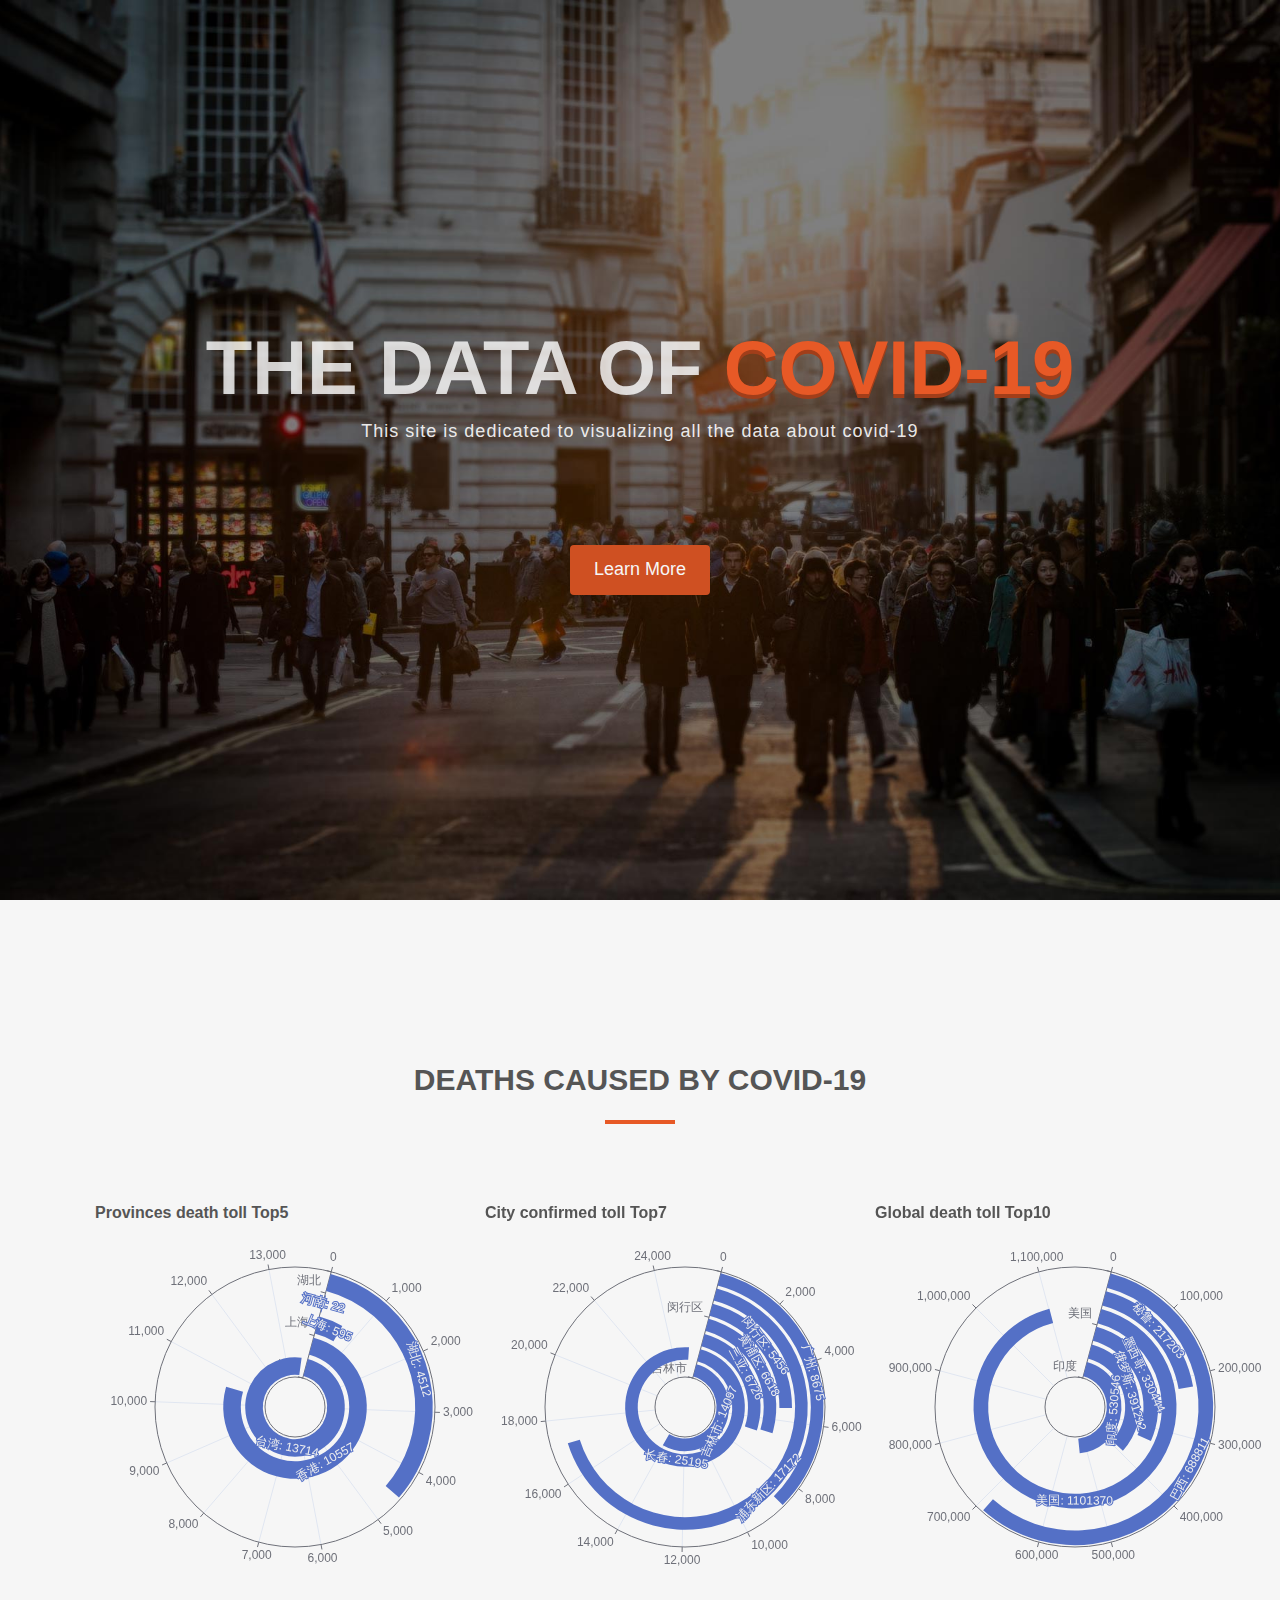
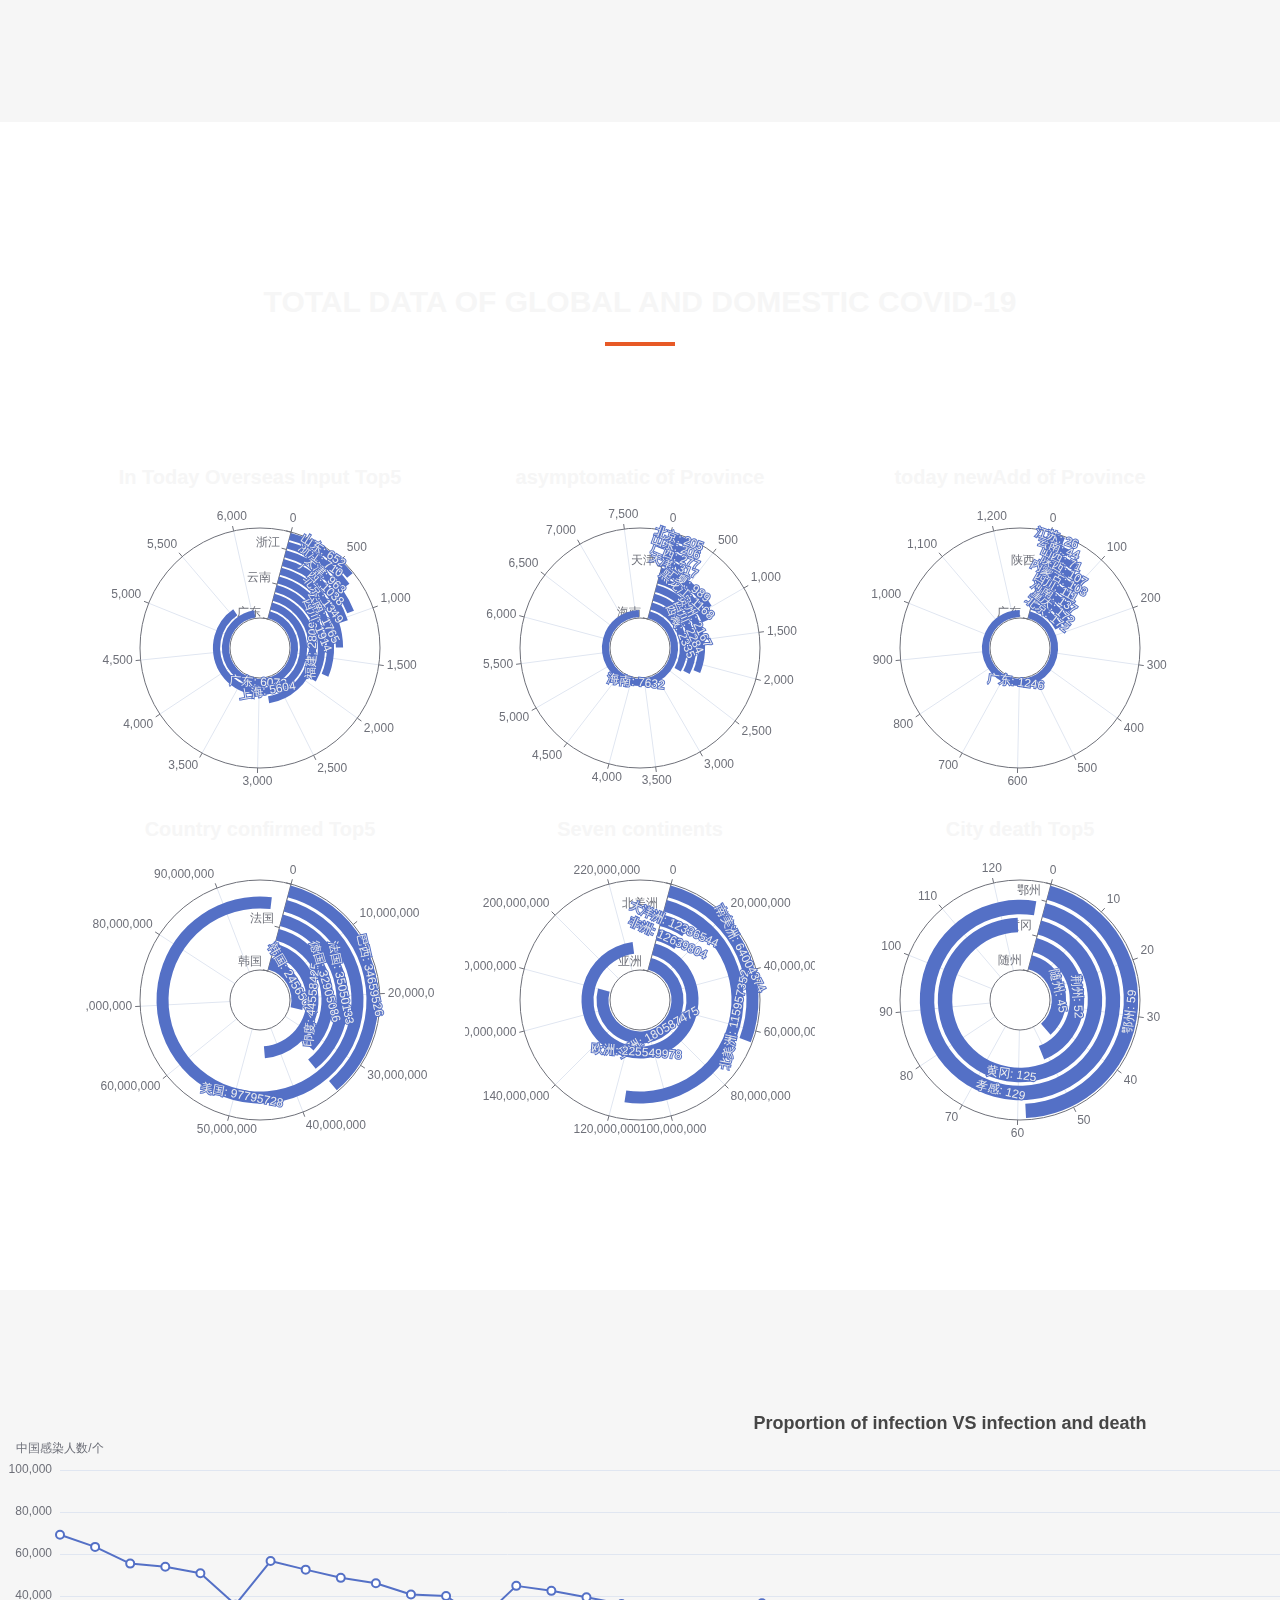
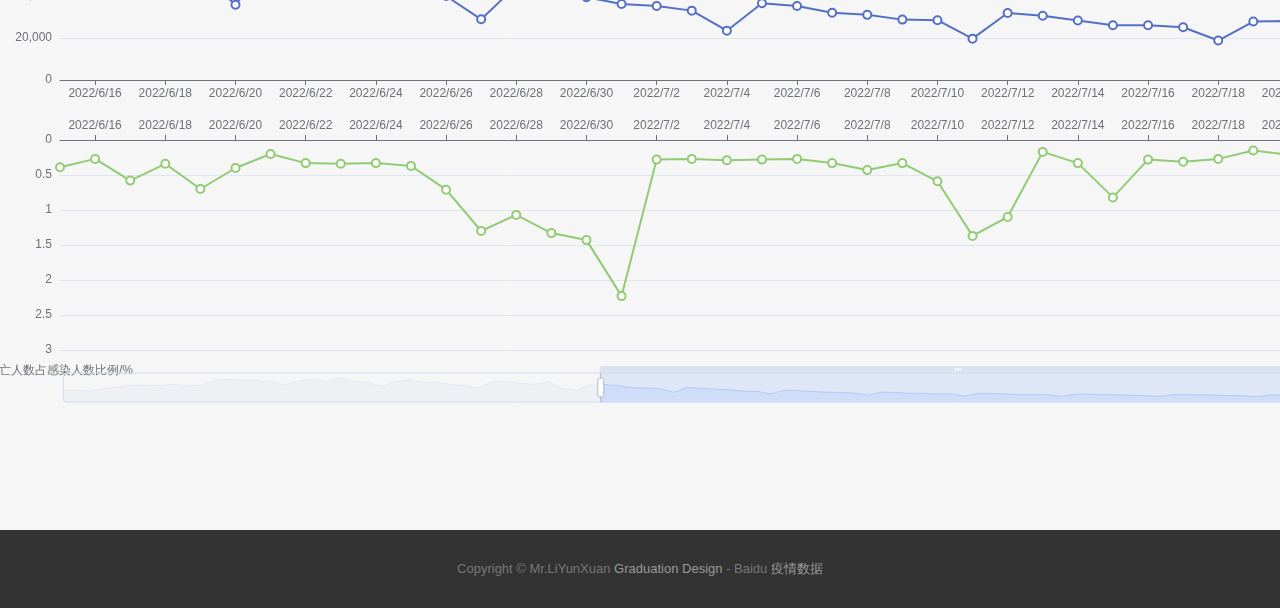
<file: flask_bishe/templates/index.html>
<!DOCTYPE html>
<html lang="en">
<head>
<meta charset="utf-8">
<meta name="viewport" content="width=device-width, initial-scale=1">
<title>Data of COVID-19</title>
<meta name="description" content="">
<meta name="author" content="">

<!-- Bootstrap -->
<link rel="stylesheet" type="text/css"  href="../static/tpre/css/bootstrap.css">
<link rel="stylesheet" type="text/css" href="../static/tpre/fonts/font-awesome/css/font-awesome.css">

<!-- Stylesheet
    ================================================== -->
<link rel="stylesheet" type="text/css"  href="../static/tpre/css/style.css">
<script src="../static/Echars/Echars.js"></script>
<script src="../static/Echars/jquery-3.3.1.min.js"></script>
<script src="../static/Echars/bmap.js"></script>
<script src="../static/Echars/china.js"></script>



<!-- HTML5 shim and Respond.js for IE8 support of HTML5 elements and media queries -->
<!-- WARNING: Respond.js doesn't work if you view the page via file:// -->
<!--[if lt IE 9]>
      <script src="https://oss.maxcdn.com/html5shiv/3.7.2/html5shiv.min.js"></script>
      <script src="https://oss.maxcdn.com/respond/1.4.2/respond.min.js"></script>
    <![endif]-->

</head>
<body id="page-top" data-spy="scroll" data-target=".navbar-fixed-top">
<div id="preloader">
  <div id="status"> <img src="../static/tpre/img/preloader.gif" height="64" width="64" alt=""> </div>
</div>
<!-- Navigation -->
<nav class="navbar navbar-custom navbar-fixed-top" role="navigation">
  <div class="container">
    <div class="navbar-header">
      <button type="button" class="navbar-toggle" data-toggle="collapse" data-target=".navbar-main-collapse"> <i class="fa fa-bars"></i> </button>
      <a class="navbar-brand page-scroll" href="#page-top"> <i class="fa fa-paper-plane-o"></i> The data of COVID-19</a> </div>
    
    <!-- Collect the nav links, forms, and other content for toggling -->
    <div class="collapse navbar-collapse navbar-right navbar-main-collapse">
      <ul class="nav navbar-nav">
        <!-- Hidden li included to remove active class from about link when scrolled up past about section -->
        <li class="hidden"> <a href="#page-top"></a> </li>
        <li> <a class="page-scroll" href="#about">Dead</a> </li>
        <li> <a class="page-scroll" href="#services">World inside</a> </li>
        <li> <a class="page-scroll" href="#works">Rainfall map</a> </li>
<!--        <li> <a class="page-scroll" href="#testimonials">Testimonials</a> </li>-->
      </ul>
    </div>
    <!-- /.navbar-collapse --> 
  </div>
  <!-- /.container --> 
</nav>

<!-- Header -->
<div id="intro">
  <div class="intro-body">
    <div class="container">
      <div class="row">
        <div class="col-md-10 col-md-offset-1">
          <h1>The data of <span class="brand-heading">COVID-19</span></h1>
          <p class="intro-text">This site is dedicated to visualizing all the data about covid-19</p>
          <a href="#about" class="btn btn-default page-scroll">Learn More</a> </div>
      </div>
    </div>
  </div>
</div>
<!-- About Section -->
<div id="about">
  <div class="container">
    <div class="section-title text-center center">
      <h2>Deaths caused by covid-19</h2>
      <hr>
    </div>
    <div class="row">
<!--      <div class="col-md-4"><img src="../static/img/about.jpg" class="img-responsive"></div>-->
      <div class="col-md-4">
        <div class="about-text">
          <h3>Provinces death toll Top5</h3>
<!--          <p>Lorem ipsum dolor sit amet, consectetur adipiscing elit. Duis sed dapibus leo nec ornare diam. Sed commodo nibh ante facilisis bibendum dolor feugiat at. Duis sed dapibus leo nec ornare diam commodo nibh.</p>-->
<!--          <p>Lorem ipsum dolor sit amet, consectetur adipiscing elit. Duis sed dapibus leo nec ornare diam. Sed commodo nibh ante facilisis bibendum. </p>-->
          <div id="box1" style="width: 400px;height: 350px"></div>
          <script src="../static/Echars/jss.js"></script>
        </div>
      </div>
      <div class="col-md-4">
        <div class="about-text">
          <h3>City confirmed toll Top7</h3>
<!--          <p>Lorem ipsum dolor sit amet, consectetur adipiscing elit. Duis sed dapibus leo nec ornare diam. Sed commodo nibh ante facilisis bibendum dolor feugiat at. Duis sed dapibus leo nec ornare diam.</p>-->
<!--          <ul>-->
<!--            <li>Lorem ipsum dolor sit amet</li>-->
<!--            <li>Consectetur adipiscing commodo</li>-->
<!--            <li>Duis sed dapibus leo sed dapibus</li>-->
<!--            <li>Sed commodo nibh ante bibendum</li>-->
<!--          </ul>-->
          <div id="box2" style="width: 400px;height: 350px"></div>
          <script src="../static/Echars/jss1.js"></script>
        </div>
      </div>
      <div class="col-md-4">
        <div class="about-text">
          <h3>Global death toll Top10</h3>
<!--          <p>Lorem ipsum dolor sit amet, consectetur adipiscing elit. Duis sed dapibus leo nec ornare diam. Sed commodo nibh ante facilisis bibendum dolor feugiat at. Duis sed dapibus leo nec ornare diam commodo nibh.</p>-->
<!--          <p>Lorem ipsum dolor sit amet, consectetur adipiscing elit. Duis sed dapibus leo nec ornare diam. Sed commodo nibh ante facilisis bibendum. </p>-->
          <div id="box3" style="width: 400px;height: 350px"></div>
          <script src="../static/Echars/jss2.js"></script>
        </div>
      </div>

    </div>
  </div>
</div>
<!--<div class="tlinks">Collect from <a href="http://www.cssmoban.com/"  title="网站模板">网站模板</a></div>-->
<!-- Services Section -->
<div id="services" class="text-center">
  <div class="container">
    <div class="section-title center">
      <h2>Total data of global and domestic COVID-19</h2>
      <hr>
    </div>
    <div class="space"></div>
    <div class="col-md-4">
        <div class="about-text">
          <!--境外输入-->
          <h3>In Today Overseas Input Top5</h3>
<!--          <p>Lorem ipsum dolor sit amet, consectetur adipiscing elit. Duis sed dapibus leo nec ornare diam. Sed commodo nibh ante facilisis bibendum dolor feugiat at. Duis sed dapibus leo nec ornare diam commodo nibh.</p>-->
<!--          <p>Lorem ipsum dolor sit amet, consectetur adipiscing elit. Duis sed dapibus leo nec ornare diam. Sed commodo nibh ante facilisis bibendum. </p>-->
          <div id="box7" style="width: 350px;height: 300px"></div>
          <script src="../static/Echars/jss6.js"></script>
        </div>
      </div>
    <div class="col-md-4">
        <div class="about-text">
          <!--省份无症状-->
          <h3>asymptomatic of Province</h3>
<!--          <p>Lorem ipsum dolor sit amet, consectetur adipiscing elit. Duis sed dapibus leo nec ornare diam. Sed commodo nibh ante facilisis bibendum dolor feugiat at. Duis sed dapibus leo nec ornare diam commodo nibh.</p>-->
<!--          <p>Lorem ipsum dolor sit amet, consectetur adipiscing elit. Duis sed dapibus leo nec ornare diam. Sed commodo nibh ante facilisis bibendum. </p>-->
          <div id="box8" style="width: 350px;height: 300px"></div>
          <script src="../static/Echars/jss7.js"></script>
        </div>
      </div>
    <div class="col-md-4">
        <div class="about-text">

          <h3>today newAdd of Province</h3>
<!--          <p>Lorem ipsum dolor sit amet, consectetur adipiscing elit. Duis sed dapibus leo nec ornare diam. Sed commodo nibh ante facilisis bibendum dolor feugiat at. Duis sed dapibus leo nec ornare diam commodo nibh.</p>-->
<!--          <p>Lorem ipsum dolor sit amet, consectetur adipiscing elit. Duis sed dapibus leo nec ornare diam. Sed commodo nibh ante facilisis bibendum. </p>-->
          <div id="box9" style="width: 350px;height: 300px"></div>
          <script src="../static/Echars/jss8.js"></script>
        </div>
      </div>
    <div class="col-md-4">
        <div class="about-text">
          <h3>Country confirmed Top5</h3>
<!--          <p>Lorem ipsum dolor sit amet, consectetur adipiscing elit. Duis sed dapibus leo nec ornare diam. Sed commodo nibh ante facilisis bibendum dolor feugiat at. Duis sed dapibus leo nec ornare diam commodo nibh.</p>-->
<!--          <p>Lorem ipsum dolor sit amet, consectetur adipiscing elit. Duis sed dapibus leo nec ornare diam. Sed commodo nibh ante facilisis bibendum. </p>-->
          <div id="box11" style="width: 350px;height: 300px"></div>
          <script src="../static/Echars/jss10.js"></script>
        </div>
      </div>
    <div class="col-md-4">
        <div class="about-text">
          <h3>Seven continents</h3>
<!--          <p>Lorem ipsum dolor sit amet, consectetur adipiscing elit. Duis sed dapibus leo nec ornare diam. Sed commodo nibh ante facilisis bibendum dolor feugiat at. Duis sed dapibus leo nec ornare diam commodo nibh.</p>-->
<!--          <p>Lorem ipsum dolor sit amet, consectetur adipiscing elit. Duis sed dapibus leo nec ornare diam. Sed commodo nibh ante facilisis bibendum. </p>-->
          <div id="box12" style="width: 350px;height: 300px"></div>
          <script src="../static/Echars/jss11.js"></script>
        </div>
      </div>
    <div class="col-md-4">
        <div class="about-text">
          <h3>City death Top5</h3>
<!--          <p>Lorem ipsum dolor sit amet, consectetur adipiscing elit. Duis sed dapibus leo nec ornare diam. Sed commodo nibh ante facilisis bibendum dolor feugiat at. Duis sed dapibus leo nec ornare diam commodo nibh.</p>-->
<!--          <p>Lorem ipsum dolor sit amet, consectetur adipiscing elit. Duis sed dapibus leo nec ornare diam. Sed commodo nibh ante facilisis bibendum. </p>-->
          <div id="box13" style="width: 350px;height: 300px"></div>
          <script src="../static/Echars/jss12.js"></script>
        </div>
      </div>
<!--    <div class="col-md-3 col-sm-6">-->
<!--        <div class="about-text">-->
<!--          <h4>各城市死亡Top5</h4>-->
<!--&lt;!&ndash;          <p>Lorem ipsum dolor sit amet, consectetur adipiscing elit. Duis sed dapibus leo nec ornare diam. Sed commodo nibh ante facilisis bibendum dolor feugiat at. Duis sed dapibus leo nec ornare diam commodo nibh.</p>&ndash;&gt;-->
<!--&lt;!&ndash;          <p>Lorem ipsum dolor sit amet, consectetur adipiscing elit. Duis sed dapibus leo nec ornare diam. Sed commodo nibh ante facilisis bibendum. </p>&ndash;&gt;-->
<!--          <div id="box6" style="width: 350px;height: 300px"></div>-->
<!--          <script src="../static/Echars/jss5.js"></script>-->
<!--        </div>-->
<!--      </div>-->
<!--    <div class="col-md-3 col-sm-6">-->
<!--        <div class="about-text">-->
<!--          <h4>各省份死亡Top5</h4>-->
<!--&lt;!&ndash;          <p>Lorem ipsum dolor sit amet, consectetur adipiscing elit. Duis sed dapibus leo nec ornare diam. Sed commodo nibh ante facilisis bibendum dolor feugiat at. Duis sed dapibus leo nec ornare diam.</p>&ndash;&gt;-->
<!--&lt;!&ndash;          <ul>&ndash;&gt;-->
<!--&lt;!&ndash;            <li>Lorem ipsum dolor sit amet</li>&ndash;&gt;-->
<!--&lt;!&ndash;            <li>Consectetur adipiscing commodo</li>&ndash;&gt;-->
<!--&lt;!&ndash;            <li>Duis sed dapibus leo sed dapibus</li>&ndash;&gt;-->
<!--&lt;!&ndash;            <li>Sed commodo nibh ante bibendum</li>&ndash;&gt;-->
<!--&lt;!&ndash;          </ul>&ndash;&gt;-->
<!--          <div id="box7" style="width: 350px;height: 300px"></div>-->
<!--          <script src="../static/Echars/jss6.js"></script>-->
<!--        </div>-->
<!--      </div>-->
<!--    <div class="col-md-3 col-sm-6">-->
<!--        <div class="about-text">-->
<!--          <h4>各国家死亡Top5</h4>-->
<!--&lt;!&ndash;          <p>Lorem ipsum dolor sit amet, consectetur adipiscing elit. Duis sed dapibus leo nec ornare diam. Sed commodo nibh ante facilisis bibendum dolor feugiat at. Duis sed dapibus leo nec ornare diam commodo nibh.</p>&ndash;&gt;-->
<!--&lt;!&ndash;          <p>Lorem ipsum dolor sit amet, consectetur adipiscing elit. Duis sed dapibus leo nec ornare diam. Sed commodo nibh ante facilisis bibendum. </p>&ndash;&gt;-->
<!--          <div id="box8" style="width: 350px;height: 300px"></div>-->
<!--          <script src="../static/Echars/jss7.js"></script>-->
<!--        </div>-->
<!--      </div>-->
<!--    <div class="col-md-3 col-sm-6">-->
<!--        <div class="about-text">-->
<!--          <h4>各国家死亡Top5</h4>-->
<!--&lt;!&ndash;          <p>Lorem ipsum dolor sit amet, consectetur adipiscing elit. Duis sed dapibus leo nec ornare diam. Sed commodo nibh ante facilisis bibendum dolor feugiat at. Duis sed dapibus leo nec ornare diam commodo nibh.</p>&ndash;&gt;-->
<!--&lt;!&ndash;          <p>Lorem ipsum dolor sit amet, consectetur adipiscing elit. Duis sed dapibus leo nec ornare diam. Sed commodo nibh ante facilisis bibendum. </p>&ndash;&gt;-->
<!--          <div id="13" style="width: 350px;height: 300px"></div>-->
<!--          <script src="../static/Echars/left11.js"></script>-->
<!--        </div>-->
<!--      </div>-->
  </div>
</div>
<!-- Portfolio Section -->
<div id="works">
  <div id="rainbox" style="width: 1900px;height: 600px"> <!-- Container -->
<!--  <div id = "rainbox" style="width: 1600px;height: 300px">-->

<!--  </div>-->
  <script src="../static/Echars/Rain.js"></script>
<!--    <div class="section-title text-center center">-->
<!--      <h2>Overall data</h2>-->
<!--      <hr>-->
<!--      <div class="clearfix"></div>-->
<!--    </div>-->
<!--    <div class="categories">-->
<!--      <ul class="cat">-->
<!--        <li>-->
<!--          <ol class="type">-->
<!--            <li><a href="#" data-filter="*" class="active">All</a></li>-->
<!--            <li><a href="#" data-filter=".lorem">Web Design</a></li>-->
<!--            <li><a href="#" data-filter=".consectetur">Web Development</a></li>-->
<!--            <li><a href="#" data-filter=".dapibus">Branding</a></li>-->
<!--          </ol>-->
<!--        </li>-->
<!--      </ul>-->
<!--      <div class="clearfix"></div>-->
<!--    </div>-->
<!--    <div class="row">-->
<!--      <div class="portfolio-items">-->
<!--        <div class="col-xs-6 col-sm-6 col-md-3 col-lg-3 lorem">-->
<!--          <div class="portfolio-item">-->
<!--            <div class="hover-bg"> <a href="../static/tpre/img/portfolio/01.jpg" title="中国国内累计确诊" rel="prettyPhoto">-->
<!--              <div class="hover-text">-->
<!--                <h4 style="color: rgb(255, 255, 255)">中国国内累计确诊</h4>-->
<!--                <p>6,259,551</p>-->
<!--              </div>-->
<!--              <img src="../static/tpre/img/portfolio/01.jpg" class="img-responsive" alt="感染人数"> </a> </div>-->
<!--          </div>-->
<!--        </div>-->
<!--        <div class="col-xs-6 col-sm-6 col-md-3 col-lg-3 consectetur">-->
<!--          <div class="portfolio-item">-->
<!--            <div class="hover-bg"> <a href="../static/tpre/img/portfolio/02.jpg" title="今日福建本土新增" rel="prettyPhoto">-->
<!--              <div class="hover-text">-->
<!--                <h4 style="color: rgb(255, 255, 255)">今日福建本土新增</h4>-->
<!--                <p>994</p>-->
<!--              </div>-->
<!--              <img src="../static/tpre/img/portfolio/02.jpg" class="img-responsive" alt="Project Title"> </a> </div>-->
<!--          </div>-->
<!--        </div>-->
<!--        <div class="col-xs-6 col-sm-6 col-md-3 col-lg-3 lorem">-->
<!--          <div class="portfolio-item">-->
<!--            <div class="hover-bg"> <a href="../static/tpre/img/portfolio/03.jpg" title="今日新增境外" rel="prettyPhoto">-->
<!--              <div class="hover-text">-->
<!--                <h4 style="color: rgb(255, 255, 255)">今日新增境外</h4>-->
<!--                <p>51</p>-->
<!--              </div>-->
<!--              <img src="../static/tpre/img/portfolio/03.jpg" class="img-responsive" alt="Project Title"> </a> </div>-->
<!--          </div>-->
<!--        </div>-->
<!--        <div class="col-xs-6 col-sm-6 col-md-3 col-lg-3 lorem">-->
<!--          <div class="portfolio-item">-->
<!--            <div class="hover-bg"> <a href="../static/tpre/img/portfolio/04.jpg" title="国内现有确诊" rel="prettyPhoto">-->
<!--              <div class="hover-text">-->
<!--                <h4 style="color: rgb(255, 255, 255)">国内现有确诊</h4>-->
<!--                <p>5,906,607</p>-->
<!--              </div>-->
<!--              <img src="../static/tpre/img/portfolio/04.jpg" class="img-responsive" alt="Project Title"> </a> </div>-->
<!--          </div>-->
<!--        </div>-->
<!--        <div class="col-xs-6 col-sm-6 col-md-3 col-lg-3 consectetur">-->
<!--          <div class="portfolio-item">-->
<!--            <div class="hover-bg"> <a href="../static/tpre/img/portfolio/05.jpg" title="累计治愈" rel="prettyPhoto">-->
<!--              <div class="hover-text">-->
<!--                <h4 style="color: rgb(255, 255, 255)">累计治愈</h4>-->
<!--                <p>327,707</p>-->
<!--              </div>-->
<!--              <img src="../static/tpre/img/portfolio/05.jpg" class="img-responsive" alt="Project Title"> </a> </div>-->
<!--          </div>-->
<!--        </div>-->
<!--        <div class="col-xs-6 col-sm-6 col-md-3 col-lg-3 dapibus">-->
<!--          <div class="portfolio-item">-->
<!--            <div class="hover-bg"> <a href="../static/tpre/img/portfolio/06.jpg" title="福建本土现有病例" rel="prettyPhoto">-->
<!--              <div class="hover-text">-->
<!--                <h4 style="color: rgb(255, 255, 255)">福建本土现有病例</h4>-->
<!--                <p>5,575</p>-->
<!--              </div>-->
<!--              <img src="../static/tpre/img/portfolio/06.jpg" class="img-responsive" alt="Project Title"> </a> </div>-->
<!--          </div>-->
<!--        </div>-->
<!--        <div class="col-xs-6 col-sm-6 col-md-3 col-lg-3 dapibus consectetur">-->
<!--          <div class="portfolio-item">-->
<!--            <div class="hover-bg"> <a href="../static/tpre/img/portfolio/07.jpg" title="现有本土无症状" rel="prettyPhoto">-->
<!--              <div class="hover-text">-->
<!--                <h4 style="color: rgb(255, 255, 255)">现有本土无症状</h4>-->
<!--                <p>22,660</p>-->
<!--              </div>-->
<!--              <img src="../static/tpre/img/portfolio/07.jpg" class="img-responsive" alt="Project Title"> </a> </div>-->
<!--          </div>-->
<!--        </div>-->
<!--        <div class="col-xs-6 col-sm-6 col-md-3 col-lg-3 lorem">-->
<!--          <div class="portfolio-item">-->
<!--            <div class="hover-bg"> <a href="../static/tpre/img/portfolio/08.jpg" title="港澳台新增" rel="prettyPhoto">-->
<!--              <div class="hover-text">-->
<!--                <h4 style="color: rgb(255, 255, 255)">港澳台新增</h4>-->
<!--                <p>35,426</p>-->
<!--              </div>-->
<!--              <img src="../static/tpre/img/portfolio/08.jpg" class="img-responsive" alt="Project Title"> </a> </div>-->
<!--          </div>-->
<!--        </div>-->
<!--      </div>-->
<!--    </div>-->
  </div>
</div>
<!--&lt;!&ndash; Team Section &ndash;&gt;-->
<!--<div id="team" class="text-center">-->
<!--  <div class="container">-->
<!--    <div class="section-title center">-->
<!--      <h2>Meet the team</h2>-->
<!--      <hr>-->
<!--      <p>Lorem ipsum dolor sit amet, consectetur adipiscing elit. Duis sed dapibus leo nec ornare diamcommodo nibh ante facilisis.</p>-->
<!--    </div>-->
<!--    <div id="row">-->
<!--      <div class="col-xs-6 col-md-3 col-sm-6">-->
<!--        <div class="thumbnail"> <img src="../static/tpre/img/team/01.jpg" alt="..." class="img-thumbnail team-img">-->
<!--          <div class="caption">-->
<!--            <h3>John Doe</h3>-->
<!--            <p>Founder / CEO</p>-->
<!--          </div>-->
<!--        </div>-->
<!--      </div>-->
<!--      <div class="col-xs-6 col-md-3 col-sm-6">-->
<!--        <div class="thumbnail"> <img src="../static/tpre/img/team/02.jpg" alt="..." class="img-thumbnail team-img">-->
<!--          <div class="caption">-->
<!--            <h3>Mike Doe</h3>-->
<!--            <p>Web Designer</p>-->
<!--          </div>-->
<!--        </div>-->
<!--      </div>-->
<!--      <div class="col-xs-6 col-md-3 col-sm-6">-->
<!--        <div class="thumbnail"> <img src="../static/tpre/img/team/03.jpg" alt="..." class="img-thumbnail team-img">-->
<!--          <div class="caption">-->
<!--            <h3>Jane Doe</h3>-->
<!--            <p>Creative Director</p>-->
<!--          </div>-->
<!--        </div>-->
<!--      </div>-->
<!--      <div class="col-xs-6 col-md-3 col-sm-6">-->
<!--        <div class="thumbnail"> <img src="../static/tpre/img/team/04.jpg" alt="..." class="img-thumbnail team-img">-->
<!--          <div class="caption">-->
<!--            <h3>Larry Show</h3>-->
<!--            <p>Project Manager</p>-->
<!--          </div>-->
<!--        </div>-->
<!--      </div>-->
<!--    </div>-->
<!--  </div>-->
<!--</div>-->
<!-- Testimonials Section -->
<!--<div id="testimonials" class="text-center">-->
<!--  <div class="container">-->
<!--    <div class="section-title center">-->
<!--      <h2>What our clients say</h2>-->
<!--      <hr>-->
<!--    </div>-->
<!--    <div class="row">-->
<!--      <div class="col-md-10 col-md-offset-1">-->
<!--        <div class="row testimonials">-->
<!--          <div class="col-sm-4">-->
<!--            <blockquote><i class="fa fa-quote-left"></i>-->
<!--              <p>Lorem ipsum dolor sit amet, consectetur adipiscing elitduis sed dapibus leo nec ornare.</p>-->
<!--              <div class="clients-name">-->
<!--                <p><strong>John Doe</strong><br>-->
<!--                  <em>CEO, Company Inc.</em></p>-->
<!--              </div>-->
<!--            </blockquote>-->
<!--          </div>-->
<!--          <div class="col-sm-4">-->
<!--            <blockquote><i class="fa fa-quote-left"></i>-->
<!--              <p>Lorem ipsum dolor sit amet, consectetur adipiscing elitduis sed dapibus leo nec ornare.</p>-->
<!--              <div class="clients-name">-->
<!--                <p><strong>Jane Doe</strong><br>-->
<!--                  <em>CEO, Company Inc.</em></p>-->
<!--              </div>-->
<!--            </blockquote>-->
<!--          </div>-->
<!--          <div class="col-sm-4">-->
<!--            <blockquote><i class="fa fa-quote-left"></i>-->
<!--              <p>Lorem ipsum dolor sit amet, consectetur adipiscing elitduis sed dapibus leo nec ornare.</p>-->
<!--              <div class="clients-name">-->
<!--                <p><strong>Chris Smith</strong><br>-->
<!--                  <em>CEO, Company Inc.</em></p>-->
<!--              </div>-->
<!--            </blockquote>-->
<!--          </div>-->
<!--        </div>-->
<!--      </div>-->
<!--    </div>-->
<!--  </div>-->
<!--</div>-->

<!--&lt;!&ndash; Contact Section &ndash;&gt;-->
<!--<div id="contact" class="text-center">-->
<!--  <div class="container">-->
<!--    <div class="section-title center">-->
<!--      <h2>Contact us</h2>-->
<!--      <hr>-->
<!--      <p>Lorem ipsum dolor sit amet, consectetur adipiscing elit. Duis sed dapibus leo nec ornare diamcommodo nibh ante facilisis.</p>-->
<!--    </div>-->
<!--    <div class="col-md-8 col-md-offset-2">-->
<!--      <div class="col-md-4">-->
<!--        <div class="contact-item"> <i class="fa fa-map-marker fa-2x"></i>-->
<!--          <p>4321 California St,<br>-->
<!--            San Francisco, CA 12345</p>-->
<!--        </div>-->
<!--      </div>-->
<!--      <div class="col-md-4">-->
<!--        <div class="contact-item"> <i class="fa fa-envelope-o fa-2x"></i>-->
<!--          <p>info@company.com</p>-->
<!--        </div>-->
<!--      </div>-->
<!--      <div class="col-md-4">-->
<!--        <div class="contact-item"> <i class="fa fa-phone fa-2x"></i>-->
<!--          <p> +1 123 456 1234<br>-->
<!--            +1 321 456 1234</p>-->
<!--        </div>-->
<!--      </div>-->
<!--      <div class="clearfix"></div>-->
<!--    </div>-->
<!--    <div class="col-md-8 col-md-offset-2">-->
<!--      <h3>Leave us a message</h3>-->
<!--      <form name="sentMessage" id="contactForm" novalidate>-->
<!--        <div class="row">-->
<!--          <div class="col-md-6">-->
<!--            <div class="form-group">-->
<!--              <input type="text" id="name" class="form-control" placeholder="Name" required="required">-->
<!--              <p class="help-block text-danger"></p>-->
<!--            </div>-->
<!--          </div>-->
<!--          <div class="col-md-6">-->
<!--            <div class="form-group">-->
<!--              <input type="email" id="email" class="form-control" placeholder="Email" required="required">-->
<!--              <p class="help-block text-danger"></p>-->
<!--            </div>-->
<!--          </div>-->
<!--        </div>-->
<!--        <div class="form-group">-->
<!--          <textarea name="message" id="message" class="form-control" rows="4" placeholder="Message" required></textarea>-->
<!--          <p class="help-block text-danger"></p>-->
<!--        </div>-->
<!--        <div id="success"></div>-->
<!--        <button type="submit" class="btn btn-default">Send Message</button>-->
<!--      </form>-->
<!--      <div class="social">-->
<!--        <h3>Follow us</h3>-->
<!--        <ul>-->
<!--          <li><a href="#"><i class="fa fa-facebook"></i></a></li>-->
<!--          <li><a href="#"><i class="fa fa-twitter"></i></a></li>-->
<!--          <li><a href="#"><i class="fa fa-dribbble"></i></a></li>-->
<!--          <li><a href="#"><i class="fa fa-github"></i></a></li>-->
<!--          <li><a href="#"><i class="fa fa-instagram"></i></a></li>-->
<!--          <li><a href="#"><i class="fa fa-linkedin"></i></a></li>-->
<!--        </ul>-->
<!--      </div>-->
<!--    </div>-->
<!--  </div>-->
<!--</div>-->
<div id="footer">
  <div class="container">
    <p>Copyright &copy; Mr.LiYunXuan <a href="http://www.cssmoban.com/" target="_blank" title="模板之家">Graduation Design</a> - Baidu <a href="http://www.baidu.com/" title="网页模板" target="_blank">疫情数据</a></p>
  </div>
</div>

<!-- jQuery (necessary for Bootstrap's JavaScript plugins) --> 
<script type="text/javascript" src="../static/tpre/js/jquery.1.11.1.js"></script>
<!-- Include all compiled plugins (below), or include individual files as needed --> 
<script type="text/javascript" src="../static/tpre/js/bootstrap.js"></script>
<script type="text/javascript" src="../static/tpre/js/SmoothScroll.js"></script>
<script type="text/javascript" src="../static/tpre/js/jquery.prettyPhoto.js"></script>
<script type="text/javascript" src="../static/tpre/js/jquery.isotope.js"></script>
<script type="text/javascript" src="../static/tpre/js/jquery.parallax.js"></script>
<script type="text/javascript" src="../static/tpre/js/jqBootstrapValidation.js"></script>
<script type="text/javascript" src="../static/tpre/js/contact_me.js"></script>

<!-- Javascripts
    ================================================== --> 
<script type="text/javascript" src="../static/tpre/js/main.js"></script>
</body>
</html>
</file>
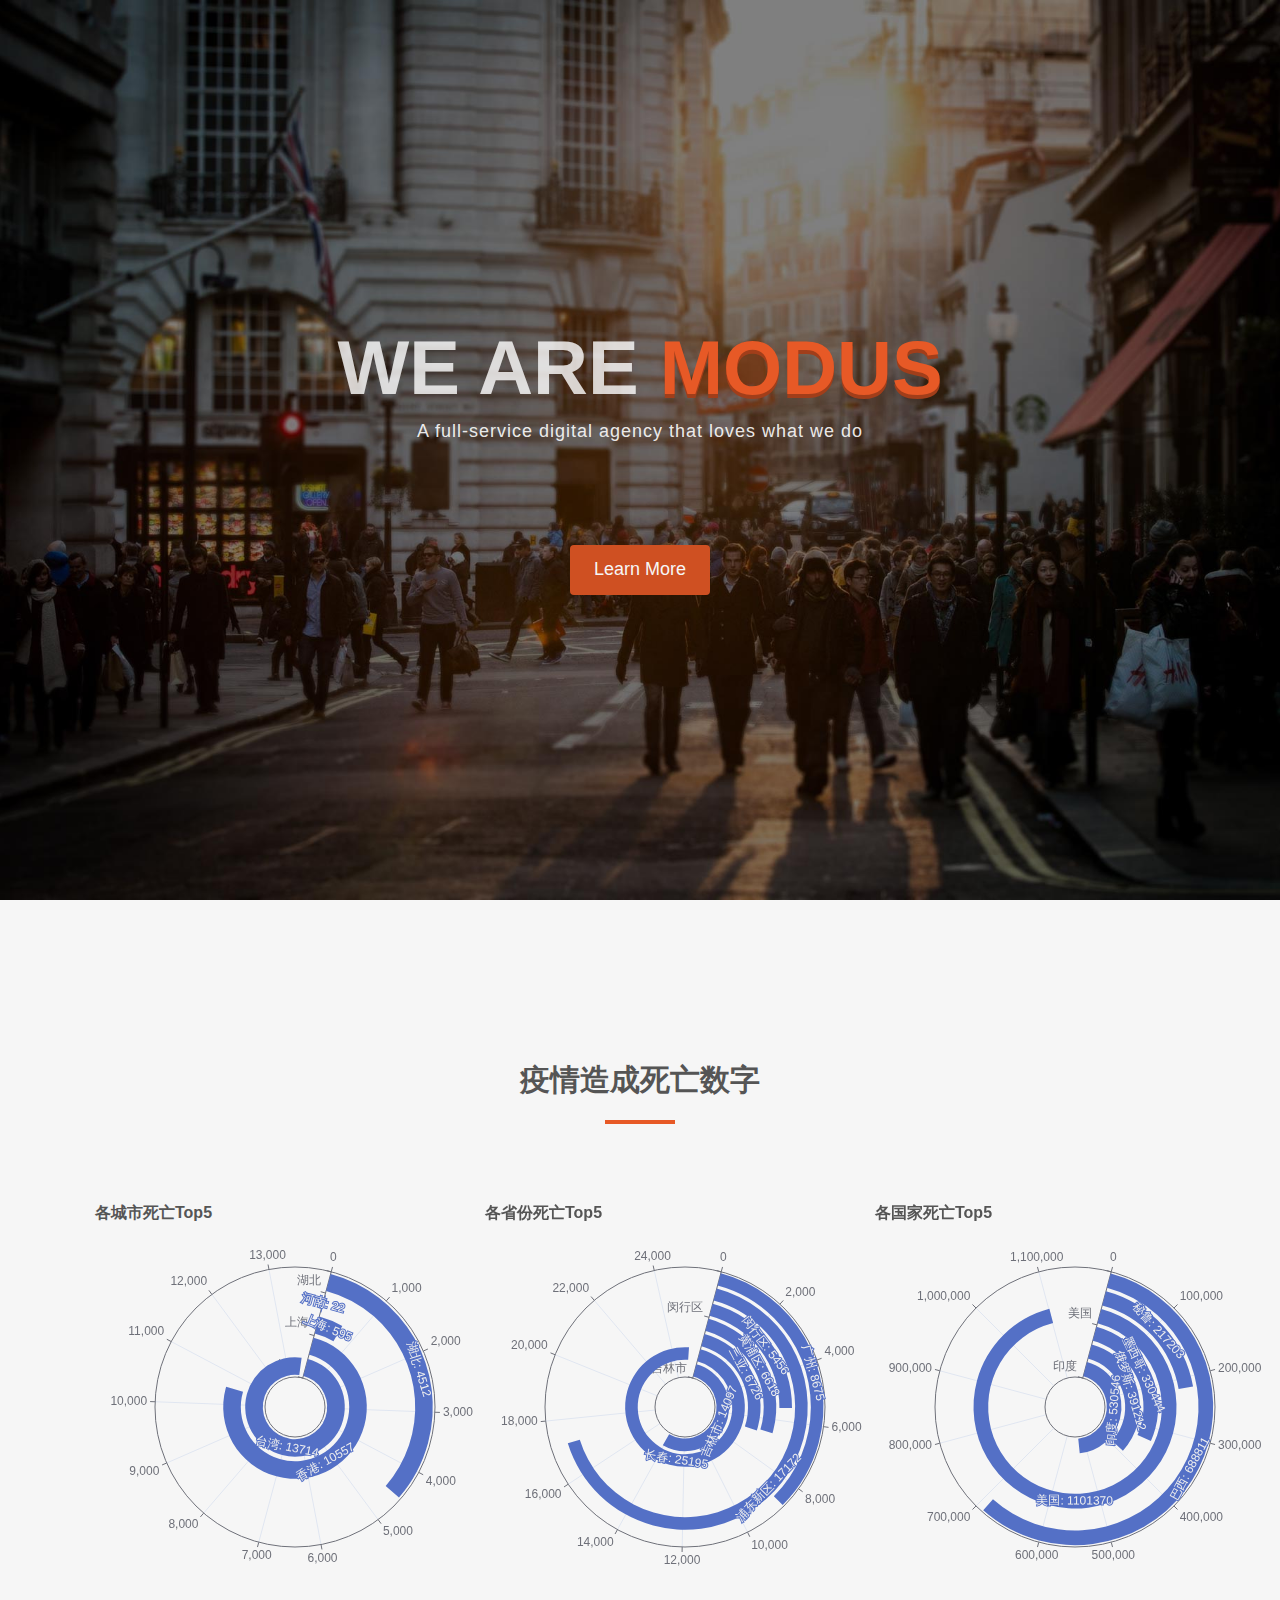
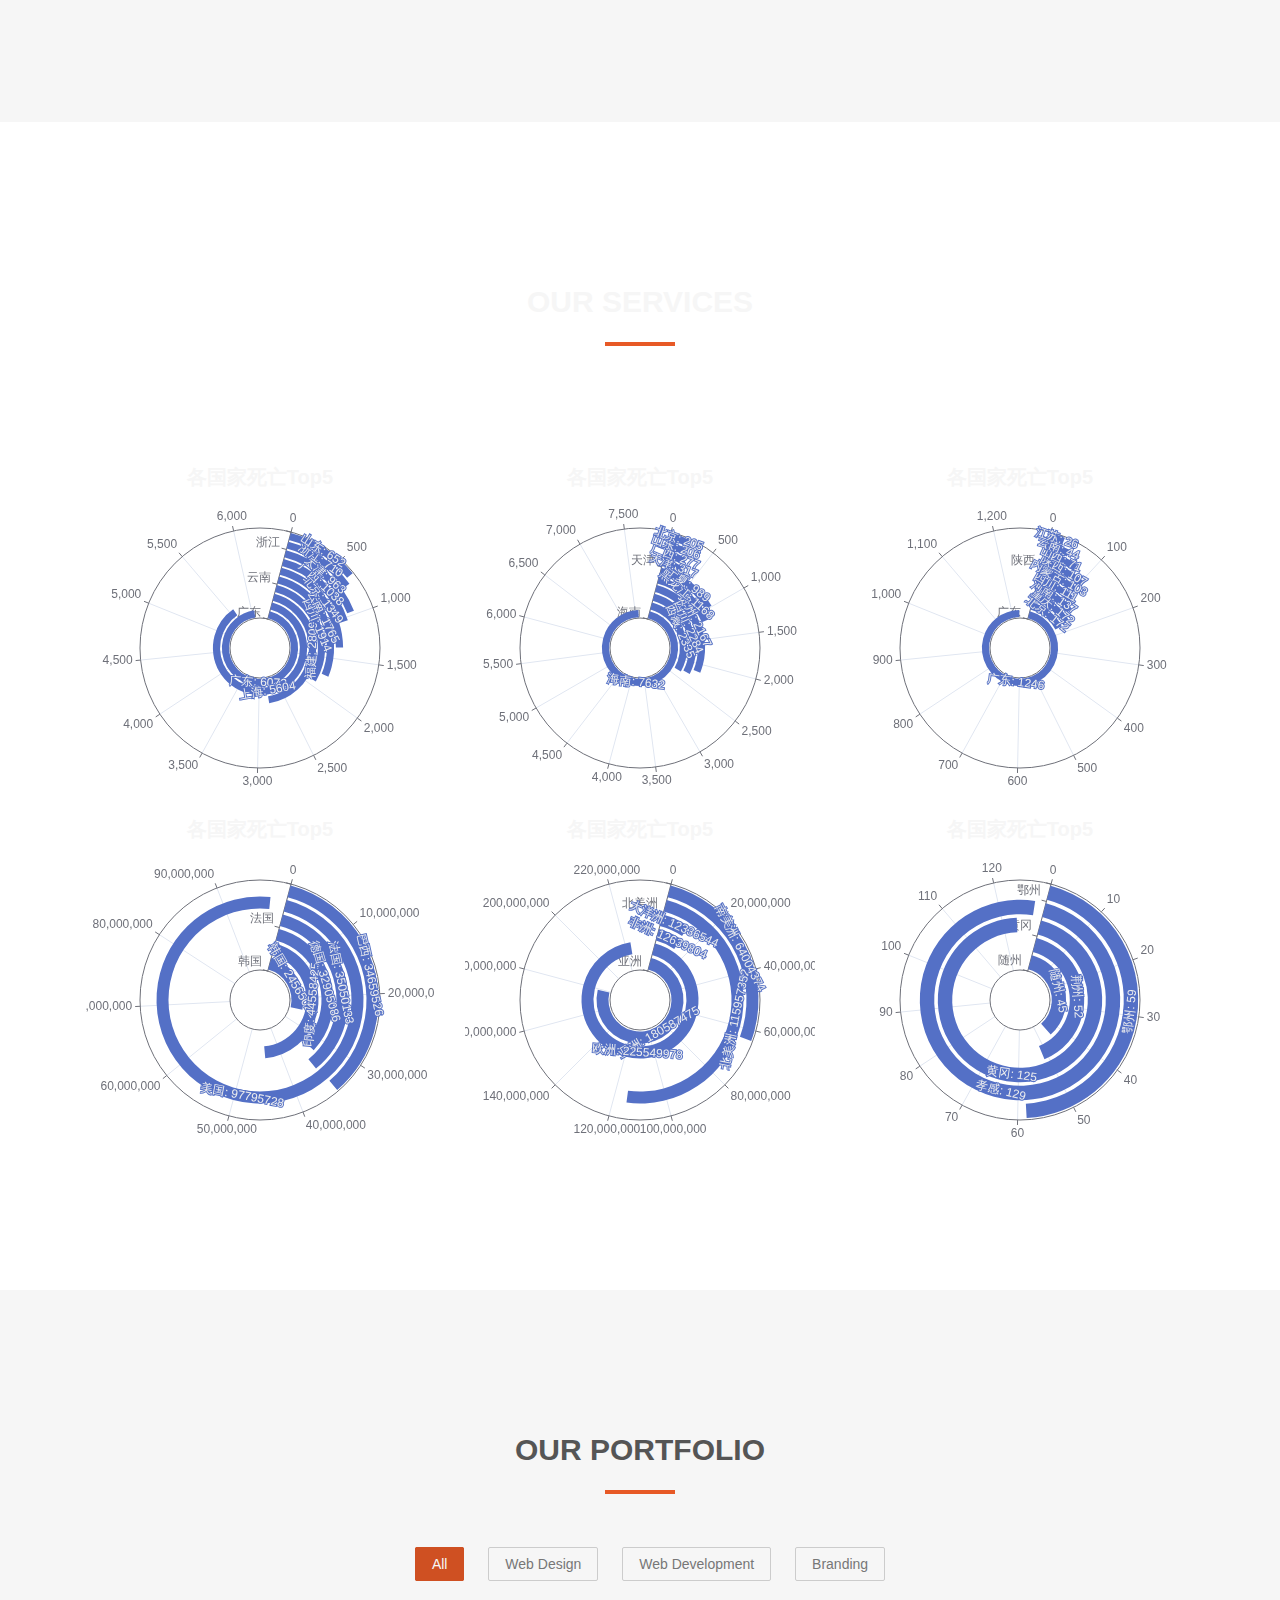
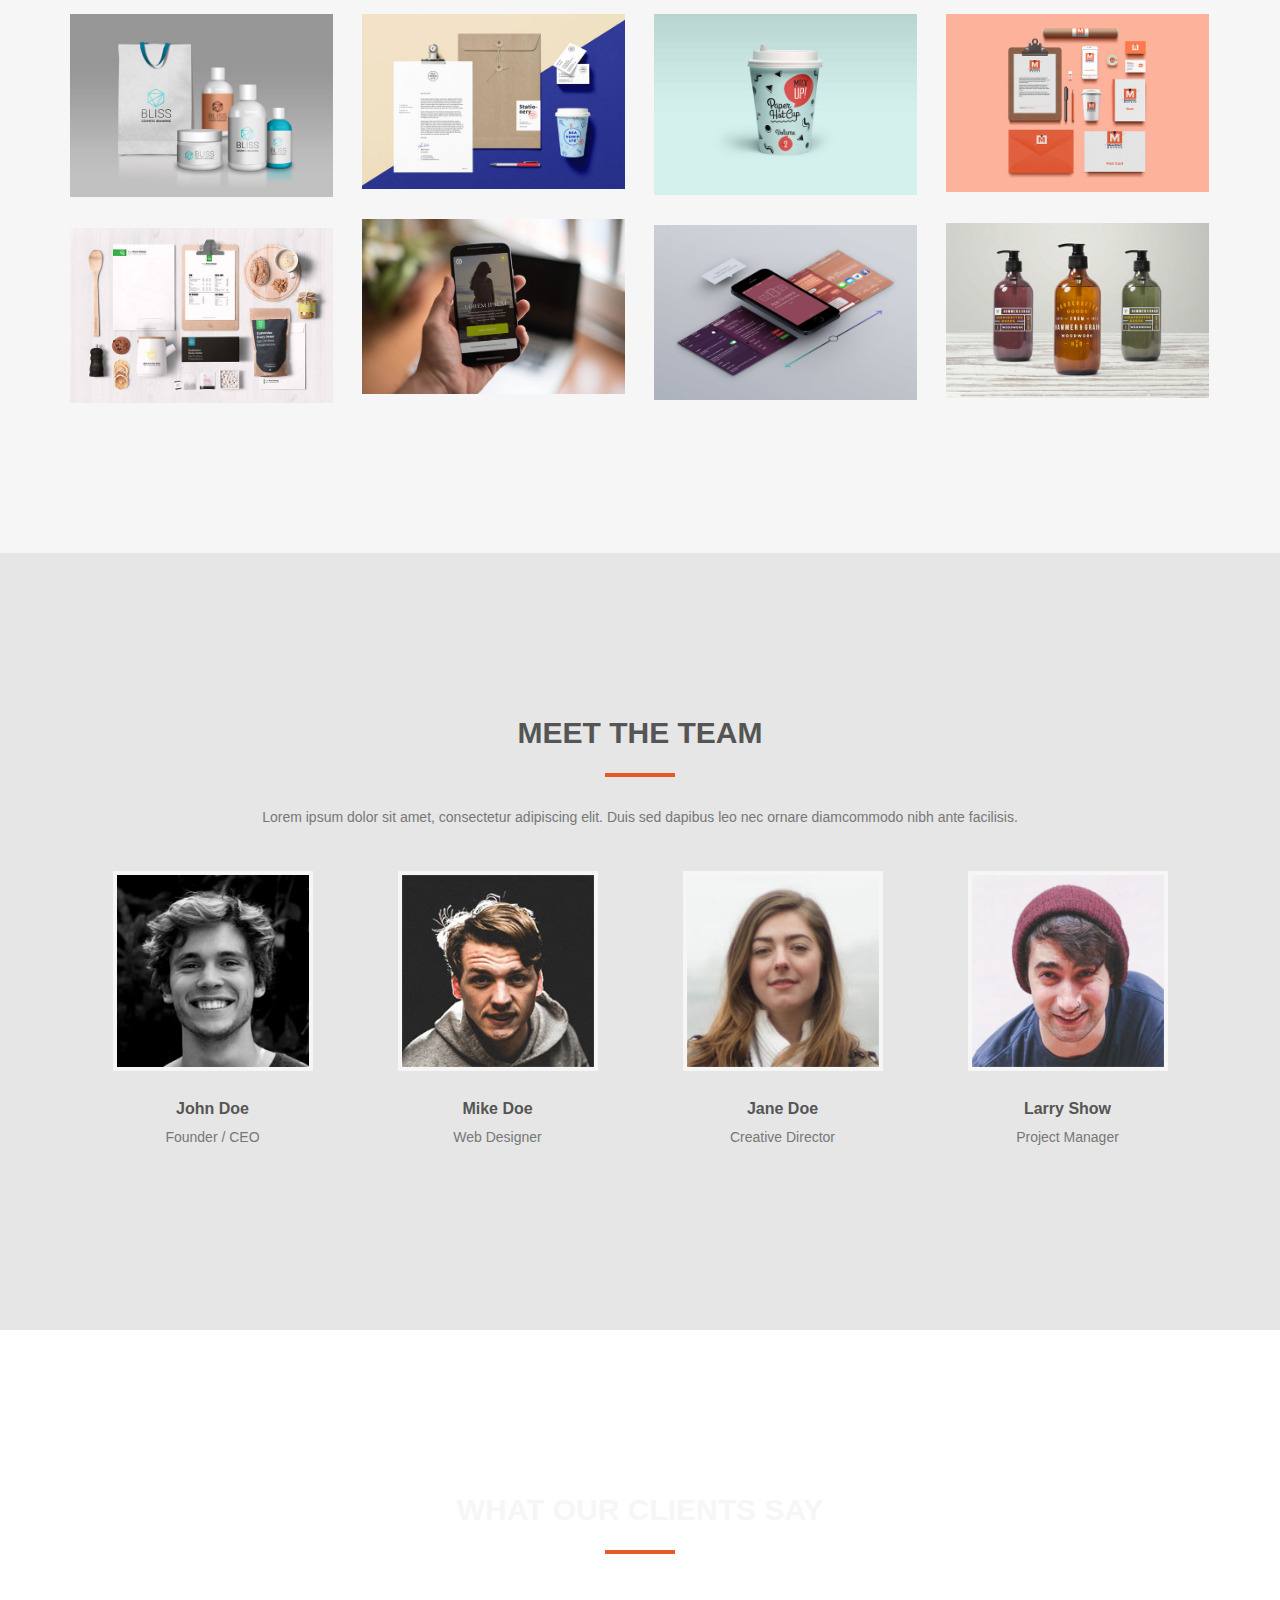
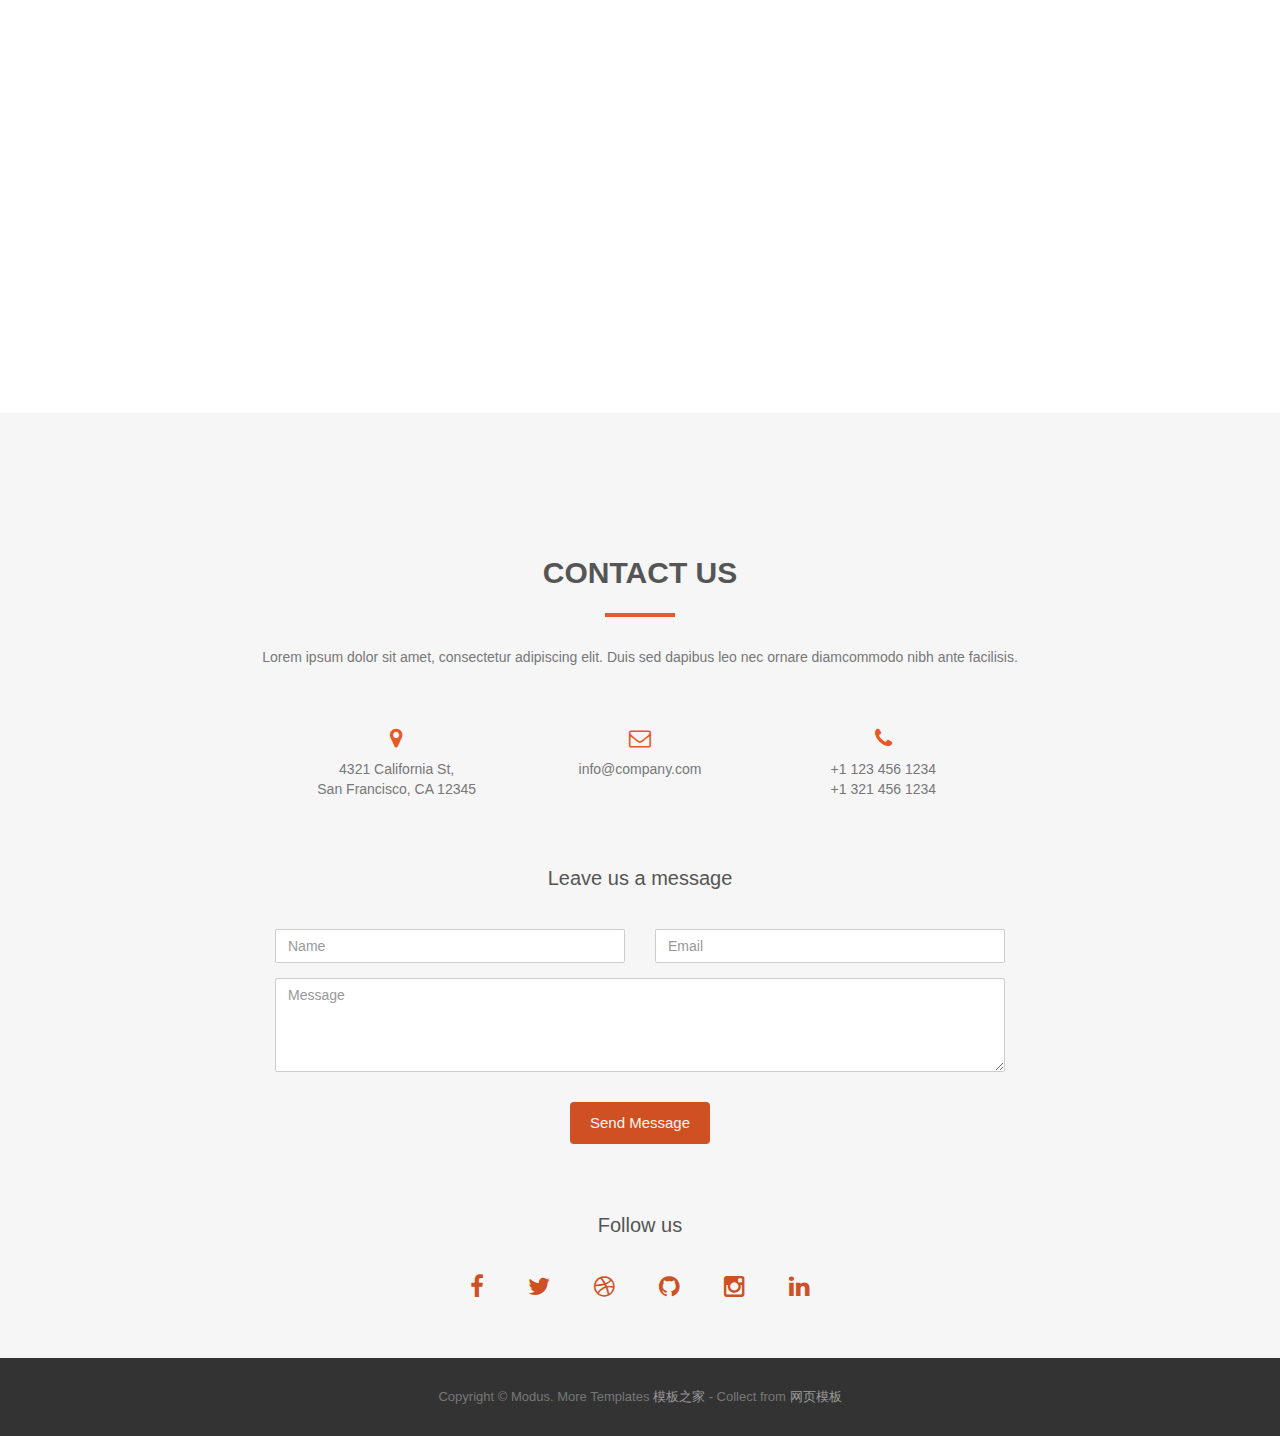
<file: flask_bishe/tpre/index.html>
<!DOCTYPE html>
<html lang="en">
<head>
<meta charset="utf-8">
<meta name="viewport" content="width=device-width, initial-scale=1">
<title>Modus</title>
<meta name="description" content="">
<meta name="author" content="">

<!-- Bootstrap -->
<link rel="stylesheet" type="text/css"  href="css/bootstrap.css">
<link rel="stylesheet" type="text/css" href="fonts/font-awesome/css/font-awesome.css">

<!-- Stylesheet
    ================================================== -->
<link rel="stylesheet" type="text/css"  href="css/style.css">
<script src="../static/Echars/Echars.js"></script>
<script src="../static/Echars/jquery-3.3.1.min.js"></script>
<script src="../static/Echars/bmap.js"></script>
<script src="../static/Echars/china.js"></script>



<!-- HTML5 shim and Respond.js for IE8 support of HTML5 elements and media queries -->
<!-- WARNING: Respond.js doesn't work if you view the page via file:// -->
<!--[if lt IE 9]>
      <script src="https://oss.maxcdn.com/html5shiv/3.7.2/html5shiv.min.js"></script>
      <script src="https://oss.maxcdn.com/respond/1.4.2/respond.min.js"></script>
    <![endif]-->

</head>
<body id="page-top" data-spy="scroll" data-target=".navbar-fixed-top">
<div id="preloader">
  <div id="status"> <img src="img/preloader.gif" height="64" width="64" alt=""> </div>
</div>
<!-- Navigation -->
<nav class="navbar navbar-custom navbar-fixed-top" role="navigation">
  <div class="container">
    <div class="navbar-header">
      <button type="button" class="navbar-toggle" data-toggle="collapse" data-target=".navbar-main-collapse"> <i class="fa fa-bars"></i> </button>
      <a class="navbar-brand page-scroll" href="#page-top"> <i class="fa fa-paper-plane-o"></i> Data of COVID-19</a> </div>
    
    <!-- Collect the nav links, forms, and other content for toggling -->
    <div class="collapse navbar-collapse navbar-right navbar-main-collapse">
      <ul class="nav navbar-nav">
        <!-- Hidden li included to remove active class from about link when scrolled up past about section -->
        <li class="hidden"> <a href="#page-top"></a> </li>
        <li> <a class="page-scroll" href="#about">About</a> </li>
        <li> <a class="page-scroll" href="#services">Services</a> </li>
        <li> <a class="page-scroll" href="#works">Portfolio</a> </li>
        <li> <a class="page-scroll" href="#team">Team</a> </li>
        <li> <a class="page-scroll" href="#testimonials">Testimonials</a> </li>
        <li> <a class="page-scroll" href="#contact">Contact</a> </li>
      </ul>
    </div>
    <!-- /.navbar-collapse --> 
  </div>
  <!-- /.container --> 
</nav>

<!-- Header -->
<div id="intro">
  <div class="intro-body">
    <div class="container">
      <div class="row">
        <div class="col-md-10 col-md-offset-1">
          <h1>We are <span class="brand-heading">Modus</span></h1>
          <p class="intro-text">A full-service digital agency that loves what we do</p>
          <a href="#about" class="btn btn-default page-scroll">Learn More</a> </div>
      </div>
    </div>
  </div>
</div>
<!-- About Section -->
<div id="about">
  <div class="container">
    <div class="section-title text-center center">
      <h2>疫情造成死亡数字</h2>
      <hr>
    </div>
    <div class="row">
<!--      <div class="col-md-4"><img src="img/about.jpg" class="img-responsive"></div>-->
      <div class="col-md-4">
        <div class="about-text">
          <h3>各城市死亡Top5</h3>
<!--          <p>Lorem ipsum dolor sit amet, consectetur adipiscing elit. Duis sed dapibus leo nec ornare diam. Sed commodo nibh ante facilisis bibendum dolor feugiat at. Duis sed dapibus leo nec ornare diam commodo nibh.</p>-->
<!--          <p>Lorem ipsum dolor sit amet, consectetur adipiscing elit. Duis sed dapibus leo nec ornare diam. Sed commodo nibh ante facilisis bibendum. </p>-->
          <div id="box1" style="width: 400px;height: 350px"></div>
          <script src="../static/Echars/jss.js"></script>
        </div>
      </div>
      <div class="col-md-4">
        <div class="about-text">
          <h3>各省份死亡Top5</h3>
<!--          <p>Lorem ipsum dolor sit amet, consectetur adipiscing elit. Duis sed dapibus leo nec ornare diam. Sed commodo nibh ante facilisis bibendum dolor feugiat at. Duis sed dapibus leo nec ornare diam.</p>-->
<!--          <ul>-->
<!--            <li>Lorem ipsum dolor sit amet</li>-->
<!--            <li>Consectetur adipiscing commodo</li>-->
<!--            <li>Duis sed dapibus leo sed dapibus</li>-->
<!--            <li>Sed commodo nibh ante bibendum</li>-->
<!--          </ul>-->
          <div id="box2" style="width: 400px;height: 350px"></div>
          <script src="../static/Echars/jss1.js"></script>
        </div>
      </div>
      <div class="col-md-4">
        <div class="about-text">
          <h3>各国家死亡Top5</h3>
<!--          <p>Lorem ipsum dolor sit amet, consectetur adipiscing elit. Duis sed dapibus leo nec ornare diam. Sed commodo nibh ante facilisis bibendum dolor feugiat at. Duis sed dapibus leo nec ornare diam commodo nibh.</p>-->
<!--          <p>Lorem ipsum dolor sit amet, consectetur adipiscing elit. Duis sed dapibus leo nec ornare diam. Sed commodo nibh ante facilisis bibendum. </p>-->
          <div id="box3" style="width: 400px;height: 350px"></div>
          <script src="../static/Echars/jss2.js"></script>
        </div>
      </div>

    </div>
  </div>
</div>
<div class="tlinks">Collect from <a href="http://www.cssmoban.com/"  title="网站模板">网站模板</a></div>
<!-- Services Section -->
<div id="services" class="text-center">
  <div class="container">
    <div class="section-title center">
      <h2>Our Services</h2>
      <hr>
    </div>
    <div class="space"></div>
    <div class="col-md-4">
        <div class="about-text">
          <h3>各国家死亡Top5</h3>
<!--          <p>Lorem ipsum dolor sit amet, consectetur adipiscing elit. Duis sed dapibus leo nec ornare diam. Sed commodo nibh ante facilisis bibendum dolor feugiat at. Duis sed dapibus leo nec ornare diam commodo nibh.</p>-->
<!--          <p>Lorem ipsum dolor sit amet, consectetur adipiscing elit. Duis sed dapibus leo nec ornare diam. Sed commodo nibh ante facilisis bibendum. </p>-->
          <div id="box7" style="width: 350px;height: 300px"></div>
          <script src="../static/Echars/jss6.js"></script>
        </div>
      </div>
    <div class="col-md-4">
        <div class="about-text">
          <h3>各国家死亡Top5</h3>
<!--          <p>Lorem ipsum dolor sit amet, consectetur adipiscing elit. Duis sed dapibus leo nec ornare diam. Sed commodo nibh ante facilisis bibendum dolor feugiat at. Duis sed dapibus leo nec ornare diam commodo nibh.</p>-->
<!--          <p>Lorem ipsum dolor sit amet, consectetur adipiscing elit. Duis sed dapibus leo nec ornare diam. Sed commodo nibh ante facilisis bibendum. </p>-->
          <div id="box8" style="width: 350px;height: 300px"></div>
          <script src="../static/Echars/jss7.js"></script>
        </div>
      </div>
    <div class="col-md-4">
        <div class="about-text">
          <h3>各国家死亡Top5</h3>
<!--          <p>Lorem ipsum dolor sit amet, consectetur adipiscing elit. Duis sed dapibus leo nec ornare diam. Sed commodo nibh ante facilisis bibendum dolor feugiat at. Duis sed dapibus leo nec ornare diam commodo nibh.</p>-->
<!--          <p>Lorem ipsum dolor sit amet, consectetur adipiscing elit. Duis sed dapibus leo nec ornare diam. Sed commodo nibh ante facilisis bibendum. </p>-->
          <div id="box9" style="width: 350px;height: 300px"></div>
          <script src="../static/Echars/jss8.js"></script>
        </div>
      </div>
    <div class="col-md-4">
        <div class="about-text">
          <h3>各国家死亡Top5</h3>
<!--          <p>Lorem ipsum dolor sit amet, consectetur adipiscing elit. Duis sed dapibus leo nec ornare diam. Sed commodo nibh ante facilisis bibendum dolor feugiat at. Duis sed dapibus leo nec ornare diam commodo nibh.</p>-->
<!--          <p>Lorem ipsum dolor sit amet, consectetur adipiscing elit. Duis sed dapibus leo nec ornare diam. Sed commodo nibh ante facilisis bibendum. </p>-->
          <div id="box11" style="width: 350px;height: 300px"></div>
          <script src="../static/Echars/jss10.js"></script>
        </div>
      </div>
    <div class="col-md-4">
        <div class="about-text">
          <h3>各国家死亡Top5</h3>
<!--          <p>Lorem ipsum dolor sit amet, consectetur adipiscing elit. Duis sed dapibus leo nec ornare diam. Sed commodo nibh ante facilisis bibendum dolor feugiat at. Duis sed dapibus leo nec ornare diam commodo nibh.</p>-->
<!--          <p>Lorem ipsum dolor sit amet, consectetur adipiscing elit. Duis sed dapibus leo nec ornare diam. Sed commodo nibh ante facilisis bibendum. </p>-->
          <div id="box12" style="width: 350px;height: 300px"></div>
          <script src="../static/Echars/jss11.js"></script>
        </div>
      </div>
    <div class="col-md-4">
        <div class="about-text">
          <h3>各国家死亡Top5</h3>
<!--          <p>Lorem ipsum dolor sit amet, consectetur adipiscing elit. Duis sed dapibus leo nec ornare diam. Sed commodo nibh ante facilisis bibendum dolor feugiat at. Duis sed dapibus leo nec ornare diam commodo nibh.</p>-->
<!--          <p>Lorem ipsum dolor sit amet, consectetur adipiscing elit. Duis sed dapibus leo nec ornare diam. Sed commodo nibh ante facilisis bibendum. </p>-->
          <div id="box13" style="width: 350px;height: 300px"></div>
          <script src="../static/Echars/jss12.js"></script>
        </div>
      </div>
<!--    <div class="col-md-3 col-sm-6">-->
<!--        <div class="about-text">-->
<!--          <h4>各城市死亡Top5</h4>-->
<!--&lt;!&ndash;          <p>Lorem ipsum dolor sit amet, consectetur adipiscing elit. Duis sed dapibus leo nec ornare diam. Sed commodo nibh ante facilisis bibendum dolor feugiat at. Duis sed dapibus leo nec ornare diam commodo nibh.</p>&ndash;&gt;-->
<!--&lt;!&ndash;          <p>Lorem ipsum dolor sit amet, consectetur adipiscing elit. Duis sed dapibus leo nec ornare diam. Sed commodo nibh ante facilisis bibendum. </p>&ndash;&gt;-->
<!--          <div id="box6" style="width: 350px;height: 300px"></div>-->
<!--          <script src="../static/Echars/jss5.js"></script>-->
<!--        </div>-->
<!--      </div>-->
<!--    <div class="col-md-3 col-sm-6">-->
<!--        <div class="about-text">-->
<!--          <h4>各省份死亡Top5</h4>-->
<!--&lt;!&ndash;          <p>Lorem ipsum dolor sit amet, consectetur adipiscing elit. Duis sed dapibus leo nec ornare diam. Sed commodo nibh ante facilisis bibendum dolor feugiat at. Duis sed dapibus leo nec ornare diam.</p>&ndash;&gt;-->
<!--&lt;!&ndash;          <ul>&ndash;&gt;-->
<!--&lt;!&ndash;            <li>Lorem ipsum dolor sit amet</li>&ndash;&gt;-->
<!--&lt;!&ndash;            <li>Consectetur adipiscing commodo</li>&ndash;&gt;-->
<!--&lt;!&ndash;            <li>Duis sed dapibus leo sed dapibus</li>&ndash;&gt;-->
<!--&lt;!&ndash;            <li>Sed commodo nibh ante bibendum</li>&ndash;&gt;-->
<!--&lt;!&ndash;          </ul>&ndash;&gt;-->
<!--          <div id="box7" style="width: 350px;height: 300px"></div>-->
<!--          <script src="../static/Echars/jss6.js"></script>-->
<!--        </div>-->
<!--      </div>-->
<!--    <div class="col-md-3 col-sm-6">-->
<!--        <div class="about-text">-->
<!--          <h4>各国家死亡Top5</h4>-->
<!--&lt;!&ndash;          <p>Lorem ipsum dolor sit amet, consectetur adipiscing elit. Duis sed dapibus leo nec ornare diam. Sed commodo nibh ante facilisis bibendum dolor feugiat at. Duis sed dapibus leo nec ornare diam commodo nibh.</p>&ndash;&gt;-->
<!--&lt;!&ndash;          <p>Lorem ipsum dolor sit amet, consectetur adipiscing elit. Duis sed dapibus leo nec ornare diam. Sed commodo nibh ante facilisis bibendum. </p>&ndash;&gt;-->
<!--          <div id="box8" style="width: 350px;height: 300px"></div>-->
<!--          <script src="../static/Echars/jss7.js"></script>-->
<!--        </div>-->
<!--      </div>-->
<!--    <div class="col-md-3 col-sm-6">-->
<!--        <div class="about-text">-->
<!--          <h4>各国家死亡Top5</h4>-->
<!--&lt;!&ndash;          <p>Lorem ipsum dolor sit amet, consectetur adipiscing elit. Duis sed dapibus leo nec ornare diam. Sed commodo nibh ante facilisis bibendum dolor feugiat at. Duis sed dapibus leo nec ornare diam commodo nibh.</p>&ndash;&gt;-->
<!--&lt;!&ndash;          <p>Lorem ipsum dolor sit amet, consectetur adipiscing elit. Duis sed dapibus leo nec ornare diam. Sed commodo nibh ante facilisis bibendum. </p>&ndash;&gt;-->
<!--          <div id="13" style="width: 350px;height: 300px"></div>-->
<!--          <script src="../static/Echars/left11.js"></script>-->
<!--        </div>-->
<!--      </div>-->
  </div>
</div>
<!-- Portfolio Section -->
<div id="works">
  <div class="container"> <!-- Container -->
    <div class="section-title text-center center">
      <h2>Our Portfolio</h2>
      <hr>
      <div class="clearfix"></div>
    </div>
    <div class="categories">
      <ul class="cat">
        <li>
          <ol class="type">
            <li><a href="#" data-filter="*" class="active">All</a></li>
            <li><a href="#" data-filter=".lorem">Web Design</a></li>
            <li><a href="#" data-filter=".consectetur">Web Development</a></li>
            <li><a href="#" data-filter=".dapibus">Branding</a></li>
          </ol>
        </li>
      </ul>
      <div class="clearfix"></div>
    </div>
    <div class="row">
      <div class="portfolio-items">
        <div class="col-xs-6 col-sm-6 col-md-3 col-lg-3 lorem">
          <div class="portfolio-item">
            <div class="hover-bg"> <a href="img/portfolio/01.jpg" title="Project description" rel="prettyPhoto">
              <div class="hover-text">
                <h4>Project Title</h4>
                <p>Web Design</p>
              </div>
              <img src="img/portfolio/01.jpg" class="img-responsive" alt="Project Title"> </a> </div>
          </div>
        </div>
        <div class="col-xs-6 col-sm-6 col-md-3 col-lg-3 consectetur">
          <div class="portfolio-item">
            <div class="hover-bg"> <a href="img/portfolio/02.jpg" title="Project description" rel="prettyPhoto">
              <div class="hover-text">
                <h4>Project Title</h4>
                <p>Web Development</p>
              </div>
              <img src="img/portfolio/02.jpg" class="img-responsive" alt="Project Title"> </a> </div>
          </div>
        </div>
        <div class="col-xs-6 col-sm-6 col-md-3 col-lg-3 lorem">
          <div class="portfolio-item">
            <div class="hover-bg"> <a href="img/portfolio/03.jpg" title="Project description" rel="prettyPhoto">
              <div class="hover-text">
                <h4>Project Title</h4>
                <p>Web Design</p>
              </div>
              <img src="img/portfolio/03.jpg" class="img-responsive" alt="Project Title"> </a> </div>
          </div>
        </div>
        <div class="col-xs-6 col-sm-6 col-md-3 col-lg-3 lorem">
          <div class="portfolio-item">
            <div class="hover-bg"> <a href="img/portfolio/04.jpg" title="Project description" rel="prettyPhoto">
              <div class="hover-text">
                <h4>Project Title</h4>
                <p>Web Design</p>
              </div>
              <img src="img/portfolio/04.jpg" class="img-responsive" alt="Project Title"> </a> </div>
          </div>
        </div>
        <div class="col-xs-6 col-sm-6 col-md-3 col-lg-3 consectetur">
          <div class="portfolio-item">
            <div class="hover-bg"> <a href="img/portfolio/05.jpg" title="Project description" rel="prettyPhoto">
              <div class="hover-text">
                <h4>Project Title</h4>
                <p>Web Development</p>
              </div>
              <img src="img/portfolio/05.jpg" class="img-responsive" alt="Project Title"> </a> </div>
          </div>
        </div>
        <div class="col-xs-6 col-sm-6 col-md-3 col-lg-3 dapibus">
          <div class="portfolio-item">
            <div class="hover-bg"> <a href="img/portfolio/06.jpg" title="Project description" rel="prettyPhoto">
              <div class="hover-text">
                <h4>Project Title</h4>
                <p>Branding</p>
              </div>
              <img src="img/portfolio/06.jpg" class="img-responsive" alt="Project Title"> </a> </div>
          </div>
        </div>
        <div class="col-xs-6 col-sm-6 col-md-3 col-lg-3 dapibus consectetur">
          <div class="portfolio-item">
            <div class="hover-bg"> <a href="img/portfolio/07.jpg" title="Project description" rel="prettyPhoto">
              <div class="hover-text">
                <h4>Project Title</h4>
                <p>Web Development, Branding</p>
              </div>
              <img src="img/portfolio/07.jpg" class="img-responsive" alt="Project Title"> </a> </div>
          </div>
        </div>
        <div class="col-xs-6 col-sm-6 col-md-3 col-lg-3 lorem">
          <div class="portfolio-item">
            <div class="hover-bg"> <a href="img/portfolio/08.jpg" title="Project description" rel="prettyPhoto">
              <div class="hover-text">
                <h4>Project Title</h4>
                <p>Web Design</p>
              </div>
              <img src="img/portfolio/08.jpg" class="img-responsive" alt="Project Title"> </a> </div>
          </div>
        </div>
      </div>
    </div>
  </div>
</div>
<!-- Team Section -->
<div id="team" class="text-center">
  <div class="container">
    <div class="section-title center">
      <h2>Meet the team</h2>
      <hr>
      <p>Lorem ipsum dolor sit amet, consectetur adipiscing elit. Duis sed dapibus leo nec ornare diamcommodo nibh ante facilisis.</p>
    </div>
    <div id="row">
      <div class="col-xs-6 col-md-3 col-sm-6">
        <div class="thumbnail"> <img src="img/team/01.jpg" alt="..." class="img-thumbnail team-img">
          <div class="caption">
            <h3>John Doe</h3>
            <p>Founder / CEO</p>
          </div>
        </div>
      </div>
      <div class="col-xs-6 col-md-3 col-sm-6">
        <div class="thumbnail"> <img src="img/team/02.jpg" alt="..." class="img-thumbnail team-img">
          <div class="caption">
            <h3>Mike Doe</h3>
            <p>Web Designer</p>
          </div>
        </div>
      </div>
      <div class="col-xs-6 col-md-3 col-sm-6">
        <div class="thumbnail"> <img src="img/team/03.jpg" alt="..." class="img-thumbnail team-img">
          <div class="caption">
            <h3>Jane Doe</h3>
            <p>Creative Director</p>
          </div>
        </div>
      </div>
      <div class="col-xs-6 col-md-3 col-sm-6">
        <div class="thumbnail"> <img src="img/team/04.jpg" alt="..." class="img-thumbnail team-img">
          <div class="caption">
            <h3>Larry Show</h3>
            <p>Project Manager</p>
          </div>
        </div>
      </div>
    </div>
  </div>
</div>
<!-- Testimonials Section -->
<div id="testimonials" class="text-center">
  <div class="container">
    <div class="section-title center">
      <h2>What our clients say</h2>
      <hr>
    </div>
    <div class="row">
      <div class="col-md-10 col-md-offset-1">
        <div class="row testimonials">
          <div class="col-sm-4">
            <blockquote><i class="fa fa-quote-left"></i>
              <p>Lorem ipsum dolor sit amet, consectetur adipiscing elitduis sed dapibus leo nec ornare.</p>
              <div class="clients-name">
                <p><strong>John Doe</strong><br>
                  <em>CEO, Company Inc.</em></p>
              </div>
            </blockquote>
          </div>
          <div class="col-sm-4">
            <blockquote><i class="fa fa-quote-left"></i>
              <p>Lorem ipsum dolor sit amet, consectetur adipiscing elitduis sed dapibus leo nec ornare.</p>
              <div class="clients-name">
                <p><strong>Jane Doe</strong><br>
                  <em>CEO, Company Inc.</em></p>
              </div>
            </blockquote>
          </div>
          <div class="col-sm-4">
            <blockquote><i class="fa fa-quote-left"></i>
              <p>Lorem ipsum dolor sit amet, consectetur adipiscing elitduis sed dapibus leo nec ornare.</p>
              <div class="clients-name">
                <p><strong>Chris Smith</strong><br>
                  <em>CEO, Company Inc.</em></p>
              </div>
            </blockquote>
          </div>
        </div>
      </div>
    </div>
  </div>
</div>

<!-- Contact Section -->
<div id="contact" class="text-center">
  <div class="container">
    <div class="section-title center">
      <h2>Contact us</h2>
      <hr>
      <p>Lorem ipsum dolor sit amet, consectetur adipiscing elit. Duis sed dapibus leo nec ornare diamcommodo nibh ante facilisis.</p>
    </div>
    <div class="col-md-8 col-md-offset-2">
      <div class="col-md-4">
        <div class="contact-item"> <i class="fa fa-map-marker fa-2x"></i>
          <p>4321 California St,<br>
            San Francisco, CA 12345</p>
        </div>
      </div>
      <div class="col-md-4">
        <div class="contact-item"> <i class="fa fa-envelope-o fa-2x"></i>
          <p>info@company.com</p>
        </div>
      </div>
      <div class="col-md-4">
        <div class="contact-item"> <i class="fa fa-phone fa-2x"></i>
          <p> +1 123 456 1234<br>
            +1 321 456 1234</p>
        </div>
      </div>
      <div class="clearfix"></div>
    </div>
    <div class="col-md-8 col-md-offset-2">
      <h3>Leave us a message</h3>
      <form name="sentMessage" id="contactForm" novalidate>
        <div class="row">
          <div class="col-md-6">
            <div class="form-group">
              <input type="text" id="name" class="form-control" placeholder="Name" required="required">
              <p class="help-block text-danger"></p>
            </div>
          </div>
          <div class="col-md-6">
            <div class="form-group">
              <input type="email" id="email" class="form-control" placeholder="Email" required="required">
              <p class="help-block text-danger"></p>
            </div>
          </div>
        </div>
        <div class="form-group">
          <textarea name="message" id="message" class="form-control" rows="4" placeholder="Message" required></textarea>
          <p class="help-block text-danger"></p>
        </div>
        <div id="success"></div>
        <button type="submit" class="btn btn-default">Send Message</button>
      </form>
      <div class="social">
        <h3>Follow us</h3>
        <ul>
          <li><a href="#"><i class="fa fa-facebook"></i></a></li>
          <li><a href="#"><i class="fa fa-twitter"></i></a></li>
          <li><a href="#"><i class="fa fa-dribbble"></i></a></li>
          <li><a href="#"><i class="fa fa-github"></i></a></li>
          <li><a href="#"><i class="fa fa-instagram"></i></a></li>
          <li><a href="#"><i class="fa fa-linkedin"></i></a></li>
        </ul>
      </div>
    </div>
  </div>
</div>
<div id="footer">
  <div class="container">
    <p>Copyright &copy; Modus. More Templates <a href="http://www.cssmoban.com/" target="_blank" title="模板之家">模板之家</a> - Collect from <a href="http://www.cssmoban.com/" title="网页模板" target="_blank">网页模板</a></p>
  </div>
</div>

<!-- jQuery (necessary for Bootstrap's JavaScript plugins) --> 
<script type="text/javascript" src="js/jquery.1.11.1.js"></script> 
<!-- Include all compiled plugins (below), or include individual files as needed --> 
<script type="text/javascript" src="js/bootstrap.js"></script> 
<script type="text/javascript" src="js/SmoothScroll.js"></script> 
<script type="text/javascript" src="js/jquery.prettyPhoto.js"></script> 
<script type="text/javascript" src="js/jquery.isotope.js"></script> 
<script type="text/javascript" src="js/jquery.parallax.js"></script> 
<script type="text/javascript" src="js/jqBootstrapValidation.js"></script> 
<script type="text/javascript" src="js/contact_me.js"></script> 

<!-- Javascripts
    ================================================== --> 
<script type="text/javascript" src="js/main.js"></script>
</body>
</html>
</file>
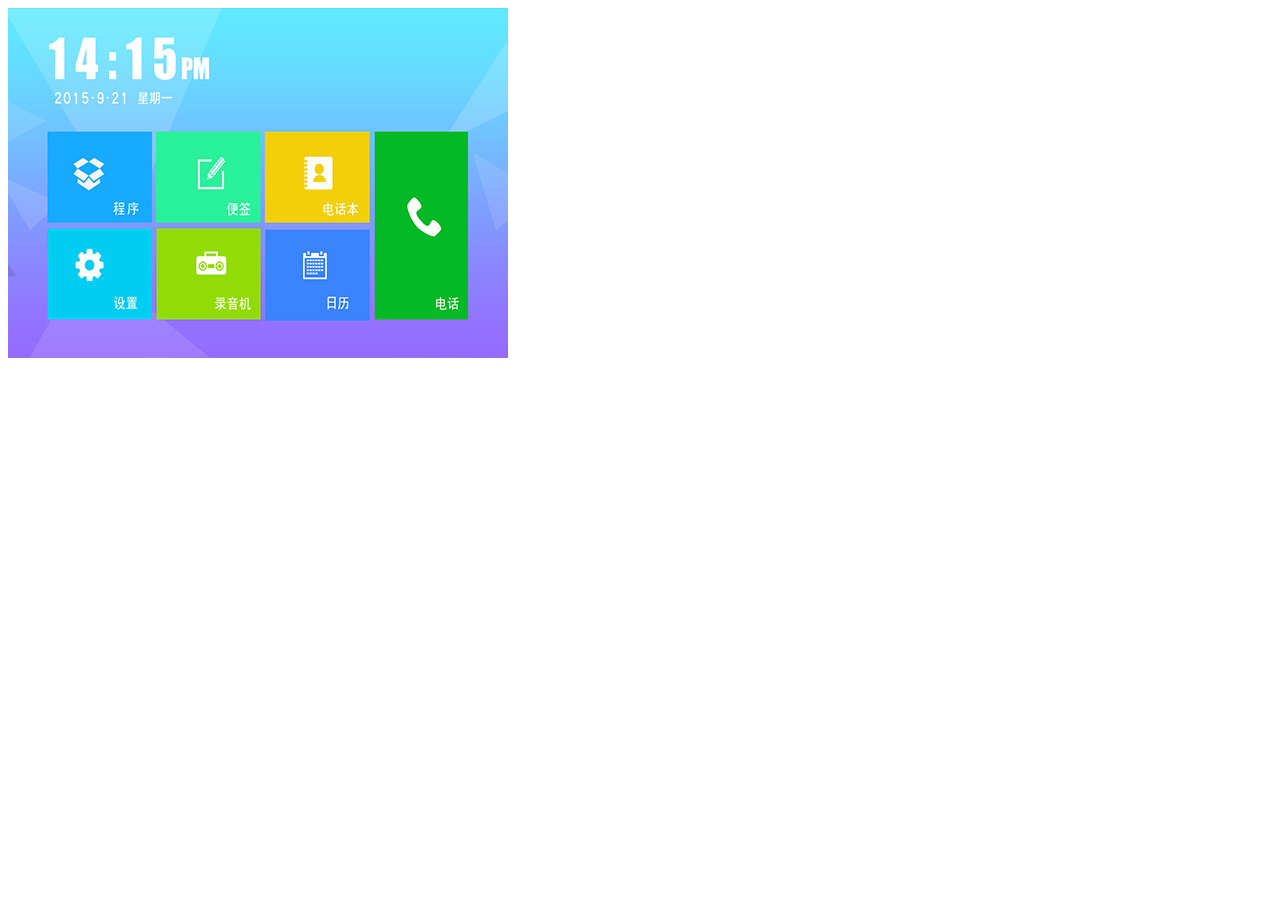
<file: flask_bishe/static/pixiDemo/index.html>
<!DOCTYPE html>
<html lang="en">
<head>
    <meta charset="UTF-8">
    <meta http-equiv="X-UA-Compatible" content="IE=edge">
    <meta name="viewport" content="width=device-width, initial-scale=1.0">
    <title>Document</title>
</head>
<body>
    <script src="js/pixi.min.js"></script>
    <script>
		var app = new PIXI.Application(500,350);
        document.body.appendChild(app.view);
        
        var bg = new PIXI.Sprite.fromImage("res/bg.png");
        app.stage.addChild(bg);
    </script>
</body>
</html>
</file>
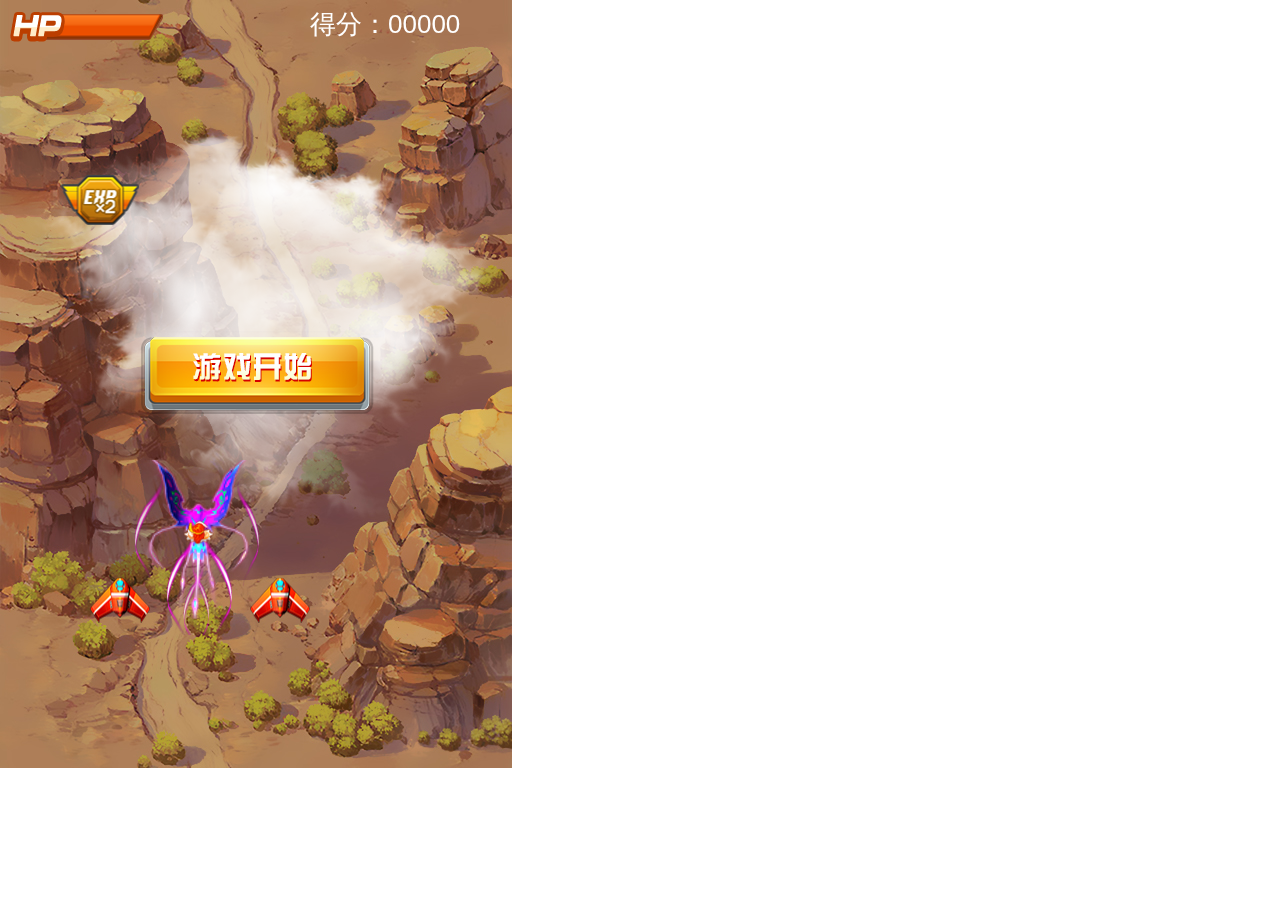
<file: flask_bishe/templates/index1.html>
<html>
    <head>
      <meta charset='utf-8'>
      <title></title>
      <style>
        html,body{margin:0px;padding:0;overflow:hidden;border:0;width:100%;height:100%;}
    </style>
    </head>
    <body>
    </body>
            <script>
                let temp = 10;
                window.document.body.onclick = function(){
                    temp = temp + 1;
                }
                setInterval(function () {
                    temp = temp - 1;
                    console.log(temp);
                    if (temp === 0){
                        alert("由于您长时间未操作，将回到欢迎页面壁纸模块")
                        window.location.href="http://127.0.0.1:5000/";
                        document.getElementById('a')
                        a.document.write(temp);
                    }
                },10000);



            </script>
            <script src="../static/lesson/pixi.min.js"></script>
            <script src="../static/lesson/laya.core.js"></script>
            <script src="../static/lesson/laya.webgl.js"></script>
            <script src="../static/lesson/laya.ui.js"></script>
            <script src="../static/lesson/laya.ani.js"></script>
            <script src="../static/lesson/laya.d3.js"></script>
            <script type="text/javascript" src="../static/index.js"></script>
    </html>
</file>
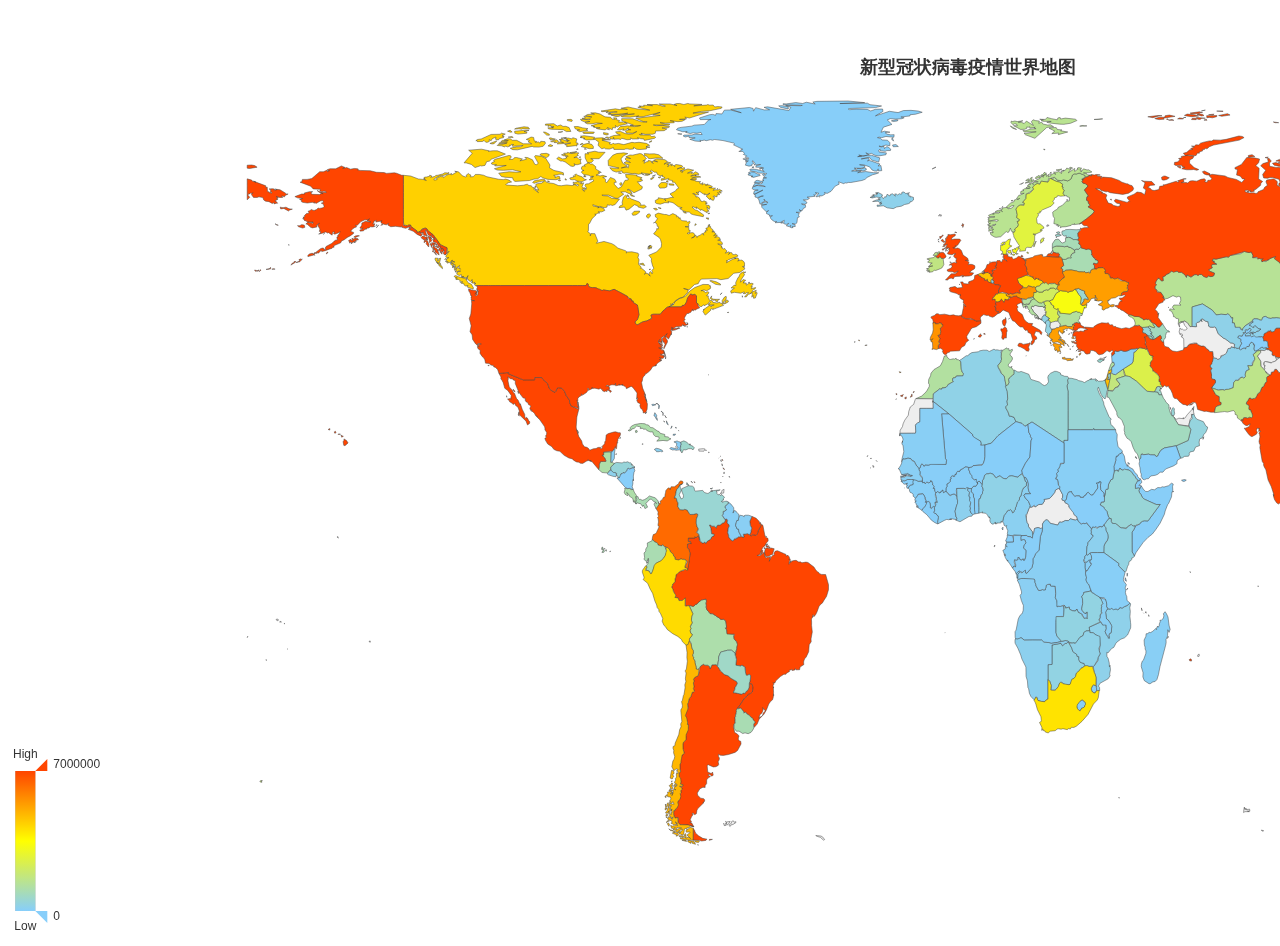
<file: flask_bishe/templates/theWholeWorld.html>
<!DOCTYPE html>
<html lang="en">
<head>
    <meta charset="UTF-8">
    <meta http-equiv="X-UA-Compatible" content="IE=edge">
    <meta name="viewport" content="width=device-width, initial-scale=1.0">
    <title>Document</title>
    <script src="../static/Echars/echarts.min.js"></script>
    <script src="../static/Echars/jquery-3.3.1.min.js"></script>
    <script src="../static/Echars/world.js"></script>

</head>
<body>
<!-- <div id="box" style="width: 1920px;height: 1080px;"></div>
<div id="box1" style="width: 600px;height: 600px;"></div> -->
<div id="main" style="width: 1920px;height: 930px;"></div>
<!-- <script src="./aaa.js"></script>
<script src="./jss.js"></script> -->
<script type="text/javascript">
    // 基于准备好的dom，初始化echarts实例
    var myChart = echarts.init(document.getElementById('main'));
    // 指定图表的配置项和数据
    var option = {
        title: {
            text: '新型冠状病毒疫情世界地图',
            left: 'center',
            top: '5%',
        },
        tooltip: {
            trigger: 'item',
            formatter: function(params) {
                var value = params.value
                return params.seriesName + '<br/>' + params.name + ' : ' + value;
            }
        },
        toolbox: {
            show: true,
            orient: 'vertical',
            left: 'right',
            top: 'center',
            feature: {
                dataView: {
                    readOnly: false
                },
                restore: {},
                saveAsImage: {}
            }
        },
        visualMap: {
            min: 0,
            max: 7000000,
            text: ['High', 'Low'],
            realtime: false,
            calculable: true,
            inRange: {
                color: ['lightskyblue', 'yellow', 'orangered']
            }
        },
        series: [{
            name: '确诊数',
            type: 'map',
            mapType: 'world',
            roam: true,
            emphasis: {
                label: {
                    show: true
                }
            },
            data:[],
            nameMap:{
                "Afghanistan": "阿富汗",
                "Angola": "安哥拉",
                "Albania": "阿尔巴尼亚",
                "United Arab Emirates": "阿联酋",
                "Argentina": "阿根廷",
                "Armenia": "亚美尼亚",
                "French Southern and Antarctic Lands": "法属南半球和南极领地",
                "Australia": "澳大利亚",
                "Austria": "奥地利",
                "Azerbaijan": "阿塞拜疆",
                "Burundi": "布隆迪",
                "Belgium": "比利时",
                "Benin": "贝宁",
                "Burkina Faso": "布基纳法索",
                "Bangladesh": "孟加拉国",
                "Bulgaria": "保加利亚",
                "The Bahamas": "巴哈马",
                "Bosnia and Herzegovina": "波黑",
                "Belarus": "白俄罗斯",
                "Belize": "伯利兹",
                "Bermuda": "百慕大",
                "Bolivia": "玻利维亚",
                "Brazil": "巴西",
                "Brunei": "文莱",
                "Bhutan": "不丹",
                "Botswana": "博茨瓦纳",
                "Central African Republic": "中非共和国",
                "Canada": "加拿大",
                "Switzerland": "瑞士",
                "Chile": "智利",
                "China": "中国",
                "Ivory Coast": "象牙海岸",
                "Cameroon": "喀麦隆",
                "Democratic Republic of the Congo": "刚果（金）",
                "Republic of the Congo": "刚果（布）",
                "Colombia": "哥伦比亚",
                "Costa Rica": "哥斯达黎加",
                "Cuba": "古巴",
                "Northern Cyprus": "北塞浦路斯",
                "Cyprus": "塞浦路斯",
                "Czech Republic": "捷克",
                "Germany": "德国",
                "Djibouti": "吉布提",
                "Denmark": "丹麦",
                "Dominican Republic": "多米尼加共和国",
                "Algeria": "阿尔及利亚",
                "Ecuador": "厄瓜多尔",
                "Egypt": "埃及",
                "Eritrea": "厄立特里亚",
                "Spain": "西班牙",
                "Estonia": "爱沙尼亚",
                "Ethiopia": "埃塞俄比亚",
                "Finland": "芬兰",
                "Fiji": "斐",
                "Falkland Islands": "福克兰群岛",
                "France": "法国",
                "Gabon": "加蓬",
                "United Kingdom": "英国",
                "Georgia": "格鲁吉亚",
                "Ghana": "加纳",
                "Guinea": "几内亚",
                "Gambia": "冈比亚",
                "Guinea Bissau": "几内亚比绍",
                "Equatorial Guinea": "赤道几内亚",
                "Greece": "希腊",
                "Greenland": "格陵兰岛",
                "Guatemala": "危地马拉",
                "French Guiana": "法属圭亚那",
                "Guyana": "圭亚那合作共和国",
                "Honduras": "洪都拉斯",
                "Croatia": "克罗地亚",
                "Haiti": "海地",
                "Hungary": "匈牙利",
                "Indonesia": "印度尼西亚",
                "India": "印度",
                "Ireland": "爱尔兰",
                "Iran": "伊朗",
                "Iraq": "伊拉克",
                "Iceland": "冰岛",
                "Israel": "以色列",
                "Italy": "意大利",
                "Jamaica": "牙买加",
                "Jordan": "约旦",
                "Japan": "日本",
                "Kazakhstan": "哈萨克斯坦",
                "Kenya": "肯尼亚",
                "Kyrgyzstan": "吉尔吉斯斯坦",
                "Cambodia": "柬埔寨",
                "South Korea": "韩国",
                "Kosovo": "科索沃",
                "Kuwait": "科威特",
                "Laos": "老挝",
                "Lebanon": "黎巴嫩",
                "Liberia": "利比里亚",
                "Libya": "利比亚",
                "Sri Lanka": "斯里兰卡",
                "Lesotho": "莱索托",
                "Lithuania": "立陶宛",
                "Luxembourg": "卢森堡",
                "Latvia": "拉脱维亚",
                "Morocco": "摩洛哥",
                "Moldova": "摩尔多瓦",
                "Madagascar": "马达加斯加",
                "Mexico": "墨西哥",
                "Macedonia": "马其顿",
                "Mali": "马里",
                "Myanmar": "缅甸",
                "Montenegro": "黑山",
                "Mongolia": "蒙古国",
                "Mozambique": "莫桑比克",
                "Mauritania": "毛里塔尼亚",
                "Malawi": "马拉维",
                "Malaysia": "马来西亚",
                "Namibia": "纳米比亚",
                "New Caledonia": "新喀里多尼亚",
                "Niger": "尼日尔",
                "Nigeria": "尼日利亚",
                "Nicaragua": "尼加拉瓜",
                "Netherlands": "荷兰",
                "Norway": "挪威",
                "Nepal": "尼泊尔",
                "New Zealand": "新西兰",
                "Oman": "阿曼",
                "Pakistan": "巴基斯坦",
                "Panama": "巴拿马",
                "Peru": "秘鲁",
                "Philippines": "菲律宾",
                "Papua New Guinea": "巴布亚新几内亚",
                "Poland": "波兰",
                "Puerto Rico": "波多黎各",
                "North Korea": "朝鲜",
                "Portugal": "葡萄牙",
                "Paraguay": "巴拉圭",
                "Qatar": "卡塔尔",
                "Romania": "罗马尼亚",
                "Russia": "俄罗斯",
                "Rwanda": "卢旺达",
                "Western Sahara": "西撒哈拉",
                "Saudi Arabia": "沙特阿拉伯",
                "Sudan": "苏丹",
                "South Sudan": "南苏丹",
                "Senegal": "塞内加尔",
                "Solomon Islands": "所罗门群岛",
                "Sierra Leone": "塞拉利昂",
                "El Salvador": "萨尔瓦多",
                "Somaliland": "索马里兰",
                "Somalia": "索马里",
                "Republic of Serbia": "塞尔维亚",
                "Suriname": "苏里南",
                "Slovakia": "斯洛伐克",
                "Slovenia": "斯洛文尼亚",
                "Sweden": "瑞典",
                "Swaziland": "斯威士兰",
                "Syria": "叙利亚",
                "Chad": "乍得",
                "Togo": "多哥",
                "Thailand": "泰国",
                "Tajikistan": "塔吉克斯坦",
                "Turkmenistan": "土库曼斯坦",
                "East Timor": "东帝汶",
                "Trinidad and Tobago": "特里尼达和多巴哥",
                "Tunisia": "突尼斯",
                "Turkey": "土耳其",
                "United Republic of Tanzania": "坦桑尼亚",
                "Uganda": "乌干达",
                "Ukraine": "乌克兰",
                "Uruguay": "乌拉圭",
                "United States of America": "美国",
                "Uzbekistan": "乌兹别克斯坦",
                "Venezuela": "委内瑞拉",
                "Vietnam": "越南",
                "Vanuatu": "瓦努阿图",
                "West Bank": "西岸",
                "Yemen": "也门",
                "South Africa": "南非",
                "Zambia": "赞比亚",
                "Zimbabwe": "津巴布韦",
                "Singapore Rep.": "新加坡",
                "Dominican Rep.": "多米尼加",
                "Palestine": "巴勒斯坦",
                "Bahamas": "巴哈马",
                "Timor-Leste": "东帝汶",
                "Guinea-Bissau": "几内亚比绍",
                "Côte d'Ivoire": "科特迪瓦",
                "Siachen Glacier": "锡亚琴冰川",
                "Br. Indian Ocean Ter.": "英属印度洋领土",
                "Bosnia and Herz.": "波斯尼亚和黑塞哥维那",
                "Central African Rep.": "中非",
                "Dem. Rep. Congo": "刚果（金）",
                "Congo": "刚果（布）",
                "N. Cyprus": "北塞浦路斯",
                "Czech Rep.": "捷克",
                "Eq. Guinea": "赤道几内亚",
                "Korea": "韩国",
                "Lao PDR": "老挝",
                "Dem. Rep. Korea": "朝鲜",
                "W. Sahara": "西撒哈拉",
                "S. Sudan": "南苏丹",
                "Solomon Is.": "所罗门群岛",
                "Serbia": "塞尔维亚",
                "Tanzania": "坦桑尼亚",
                "United States": "美国"
            }
        }]
    };
    // 使用刚指定的配置项和数据显示图表
$.ajax({
  cache:false,
  type:"GET",
  url:"../static/beautifulsoup/json/the_whole_world_data.json",
  dataType:"json",
  async:true,
  success:
    function (datas) {
    console.log(datas)
      return myChart.setOption({
        series:[{
            data:datas
        }]
      });
    },
   error:
    function (datas) {
    console.log(datas)
      return "false";
    }
});

    myChart.setOption(option);
    // $.get("../static/beautifulsoup/json/the_whole_world_data.json").done(function(datas){
    //     console.log(datas)
    //
    //     myChart.setOption({
    //         series:[{
    //             data:datas
    //         }]
    //     })
    // })




    //图表自适应
    window.onresize = function() {
        myChart.resize();
    }
</script>
<script>
        // keyup 使用方法
        document.addEventListener('keydown', function(event) {
            let keycode = event.keyCode;
            if (keycode == 32) {
                window.location.href = "http://127.0.0.1:5000/table"
            }
        })
</script>
<!-- <script>
    var a = document.getElementById('box')
    setTimeout(function(){
        a.style.display = 'none'
    },3000)
</script> -->
</body>
</html>
</file>
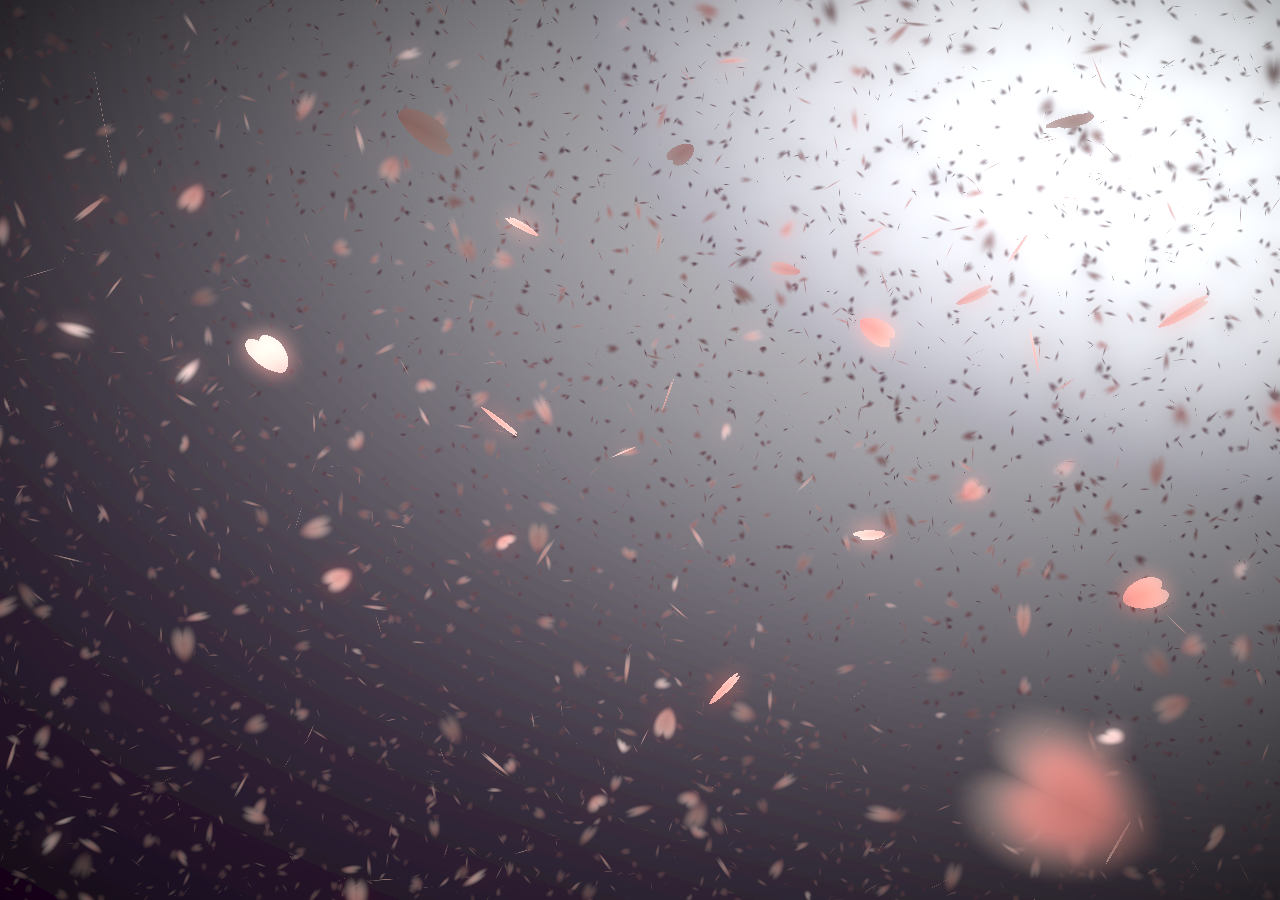
<file: flask_bishe/templates/yezi.html>
<!DOCTYPE HTML PUBLIC "-//W3C//DTD HTML 4.0 Transitional//EN">
<HTML>
 <HEAD>
  <TITLE> New Document </TITLE>
  <META NAME="Generator" CONTENT="EditPlus">
  <META NAME="Author" CONTENT="">
  <META NAME="Keywords" CONTENT="">
  <META NAME="Description" CONTENT="">
  <style>body {
    padding:0;
    margin:0;
    overflow:hidden;
	height: 600px;
}
canvas {
    padding:0;
    margin:0;
}
div.btnbg {
    position:fixed;
    left:0;
    top:0;
}</style>
 </HEAD>

 <BODY>
 <!--绑定onclick匿名函数，只要在DOM点击，就会跳转login_in-->

 <script>
     document.body.onclick = function () {
     window.location.href="http://localhost:5000/login_in"
 }</script>
<canvas id="sakura"></canvas>
<div class="btnbg">
</div>

<!-- sakura shader -->
<script id="sakura_point_vsh" type="x-shader/x_vertex">
uniform mat4 uProjection;
uniform mat4 uModelview;
uniform vec3 uResolution;
uniform vec3 uOffset;
uniform vec3 uDOF;  //x:focus distance, y:focus radius, z:max radius
uniform vec3 uFade; //x:start distance, y:half distance, z:near fade start

attribute vec3 aPosition;
attribute vec3 aEuler;
attribute vec2 aMisc; //x:size, y:fade

varying vec3 pposition;
varying float psize;
varying float palpha;
varying float pdist;

//varying mat3 rotMat;
varying vec3 normX;
varying vec3 normY;
varying vec3 normZ;
varying vec3 normal;

varying float diffuse;
varying float specular;
varying float rstop;
varying float distancefade;

void main(void) {
    // Projection is based on vertical angle
    vec4 pos = uModelview * vec4(aPosition + uOffset, 1.0);
    gl_Position = uProjection * pos;
    gl_PointSize = aMisc.x * uProjection[1][1] / -pos.z * uResolution.y * 0.5;
    
    pposition = pos.xyz;
    psize = aMisc.x;
    pdist = length(pos.xyz);
    palpha = smoothstep(0.0, 1.0, (pdist - 0.1) / uFade.z);
    
    vec3 elrsn = sin(aEuler);
    vec3 elrcs = cos(aEuler);
    mat3 rotx = mat3(
        1.0, 0.0, 0.0,
        0.0, elrcs.x, elrsn.x,
        0.0, -elrsn.x, elrcs.x
    );
    mat3 roty = mat3(
        elrcs.y, 0.0, -elrsn.y,
        0.0, 1.0, 0.0,
        elrsn.y, 0.0, elrcs.y
    );
    mat3 rotz = mat3(
        elrcs.z, elrsn.z, 0.0, 
        -elrsn.z, elrcs.z, 0.0,
        0.0, 0.0, 1.0
    );
    mat3 rotmat = rotx * roty * rotz;
    normal = rotmat[2];
    
    mat3 trrotm = mat3(
        rotmat[0][0], rotmat[1][0], rotmat[2][0],
        rotmat[0][1], rotmat[1][1], rotmat[2][1],
        rotmat[0][2], rotmat[1][2], rotmat[2][2]
    );
    normX = trrotm[0];
    normY = trrotm[1];
    normZ = trrotm[2];
    
    const vec3 lit = vec3(0.6917144638660746, 0.6917144638660746, -0.20751433915982237);
    
    float tmpdfs = dot(lit, normal);
    if(tmpdfs < 0.0) {
        normal = -normal;
        tmpdfs = dot(lit, normal);
    }
    diffuse = 0.4 + tmpdfs;
    
    vec3 eyev = normalize(-pos.xyz);
    if(dot(eyev, normal) > 0.0) {
        vec3 hv = normalize(eyev + lit);
        specular = pow(max(dot(hv, normal), 0.0), 20.0);
    }
    else {
        specular = 0.0;
    }
    
    rstop = clamp((abs(pdist - uDOF.x) - uDOF.y) / uDOF.z, 0.0, 1.0);
    rstop = pow(rstop, 0.5);
    //-0.69315 = ln(0.5)
    distancefade = min(1.0, exp((uFade.x - pdist) * 0.69315 / uFade.y));
}
</script>
<script id="sakura_point_fsh" type="x-shader/x_fragment">
#ifdef GL_ES
//precision mediump float;
precision highp float;
#endif

uniform vec3 uDOF;  //x:focus distance, y:focus radius, z:max radius
uniform vec3 uFade; //x:start distance, y:half distance, z:near fade start

const vec3 fadeCol = vec3(0.08, 0.03, 0.06);

varying vec3 pposition;
varying float psize;
varying float palpha;
varying float pdist;

//varying mat3 rotMat;
varying vec3 normX;
varying vec3 normY;
varying vec3 normZ;
varying vec3 normal;

varying float diffuse;
varying float specular;
varying float rstop;
varying float distancefade;

float ellipse(vec2 p, vec2 o, vec2 r) {
    vec2 lp = (p - o) / r;
    return length(lp) - 1.0;
}

void main(void) {
    vec3 p = vec3(gl_PointCoord - vec2(0.5, 0.5), 0.0) * 2.0;
    vec3 d = vec3(0.0, 0.0, -1.0);
    float nd = normZ.z; //dot(-normZ, d);
    if(abs(nd) < 0.0001) discard;
    
    float np = dot(normZ, p);
    vec3 tp = p + d * np / nd;
    vec2 coord = vec2(dot(normX, tp), dot(normY, tp));
    
    //angle = 15 degree
    const float flwrsn = 0.258819045102521;
    const float flwrcs = 0.965925826289068;
    mat2 flwrm = mat2(flwrcs, -flwrsn, flwrsn, flwrcs);
    vec2 flwrp = vec2(abs(coord.x), coord.y) * flwrm;
    
    float r;
    if(flwrp.x < 0.0) {
        r = ellipse(flwrp, vec2(0.065, 0.024) * 0.5, vec2(0.36, 0.96) * 0.5);
    }
    else {
        r = ellipse(flwrp, vec2(0.065, 0.024) * 0.5, vec2(0.58, 0.96) * 0.5);
    }
    
    if(r > rstop) discard;
    
    vec3 col = mix(vec3(1.0, 0.8, 0.75), vec3(1.0, 0.9, 0.87), r);
    float grady = mix(0.0, 1.0, pow(coord.y * 0.5 + 0.5, 0.35));
    col *= vec3(1.0, grady, grady);
    col *= mix(0.8, 1.0, pow(abs(coord.x), 0.3));
    col = col * diffuse + specular;
    
    col = mix(fadeCol, col, distancefade);
    
    float alpha = (rstop > 0.001)? (0.5 - r / (rstop * 2.0)) : 1.0;
    alpha = smoothstep(0.0, 1.0, alpha) * palpha;
    
    gl_FragColor = vec4(col * 0.5, alpha);
}
</script>
<!-- effects -->
<script id="fx_common_vsh" type="x-shader/x_vertex">
uniform vec3 uResolution;
attribute vec2 aPosition;

varying vec2 texCoord;
varying vec2 screenCoord;

void main(void) {
    gl_Position = vec4(aPosition, 0.0, 1.0);
    texCoord = aPosition.xy * 0.5 + vec2(0.5, 0.5);
    screenCoord = aPosition.xy * vec2(uResolution.z, 1.0);
}
</script>
<script id="bg_fsh" type="x-shader/x_fragment">
#ifdef GL_ES
//precision mediump float;
precision highp float;
#endif

uniform vec2 uTimes;

varying vec2 texCoord;
varying vec2 screenCoord;

void main(void) {
    vec3 col;
    float c;
    vec2 tmpv = texCoord * vec2(0.8, 1.0) - vec2(0.95, 1.0);
    c = exp(-pow(length(tmpv) * 1.8, 2.0));
    col = mix(vec3(0.02, 0.0, 0.03), vec3(0.96, 0.98, 1.0) * 1.5, c);
    gl_FragColor = vec4(col * 0.5, 1.0);
}
</script>
<script id="fx_brightbuf_fsh" type="x-shader/x_fragment">
#ifdef GL_ES
//precision mediump float;
precision highp float;
#endif
uniform sampler2D uSrc;
uniform vec2 uDelta;

varying vec2 texCoord;
varying vec2 screenCoord;

void main(void) {
    vec4 col = texture2D(uSrc, texCoord);
    gl_FragColor = vec4(col.rgb * 2.0 - vec3(0.5), 1.0);
}
</script>
<script id="fx_dirblur_r4_fsh" type="x-shader/x_fragment">
#ifdef GL_ES
//precision mediump float;
precision highp float;
#endif
uniform sampler2D uSrc;
uniform vec2 uDelta;
uniform vec4 uBlurDir; //dir(x, y), stride(z, w)

varying vec2 texCoord;
varying vec2 screenCoord;

void main(void) {
    vec4 col = texture2D(uSrc, texCoord);
    col = col + texture2D(uSrc, texCoord + uBlurDir.xy * uDelta);
    col = col + texture2D(uSrc, texCoord - uBlurDir.xy * uDelta);
    col = col + texture2D(uSrc, texCoord + (uBlurDir.xy + uBlurDir.zw) * uDelta);
    col = col + texture2D(uSrc, texCoord - (uBlurDir.xy + uBlurDir.zw) * uDelta);
    gl_FragColor = col / 5.0;
}
</script>
<!-- effect fragment shader template -->
<script id="fx_common_fsh" type="x-shader/x_fragment">
#ifdef GL_ES
//precision mediump float;
precision highp float;
#endif
uniform sampler2D uSrc;
uniform vec2 uDelta;

varying vec2 texCoord;
varying vec2 screenCoord;

void main(void) {
    gl_FragColor = texture2D(uSrc, texCoord);
}
</script>
<!-- post processing -->
<script id="pp_final_vsh" type="x-shader/x_vertex">
uniform vec3 uResolution;
attribute vec2 aPosition;
varying vec2 texCoord;
varying vec2 screenCoord;
void main(void) {
    gl_Position = vec4(aPosition, 0.0, 1.0);
    texCoord = aPosition.xy * 0.5 + vec2(0.5, 0.5);
    screenCoord = aPosition.xy * vec2(uResolution.z, 1.0);
}
</script>
<script id="pp_final_fsh" type="x-shader/x_fragment">
#ifdef GL_ES
//precision mediump float;
precision highp float;
#endif
uniform sampler2D uSrc;
uniform sampler2D uBloom;
uniform vec2 uDelta;
varying vec2 texCoord;
varying vec2 screenCoord;
void main(void) {
    vec4 srccol = texture2D(uSrc, texCoord) * 2.0;
    vec4 bloomcol = texture2D(uBloom, texCoord);
    vec4 col;
    col = srccol + bloomcol * (vec4(1.0) + srccol);
    col *= smoothstep(1.0, 0.0, pow(length((texCoord - vec2(0.5)) * 2.0), 1.2) * 0.5);
    col = pow(col, vec4(0.45454545454545)); //(1.0 / 2.2)
    
    gl_FragColor = vec4(col.rgb, 1.0);
    gl_FragColor.a = 1.0;
}
</script>
  <script>
  // Utilities
var Vector3 = {};
var Matrix44 = {};
Vector3.create = function(x, y, z) {
    return {'x':x, 'y':y, 'z':z};
};
Vector3.dot = function (v0, v1) {
    return v0.x * v1.x + v0.y * v1.y + v0.z * v1.z;
};
Vector3.cross = function (v, v0, v1) {
    v.x = v0.y * v1.z - v0.z * v1.y;
    v.y = v0.z * v1.x - v0.x * v1.z;
    v.z = v0.x * v1.y - v0.y * v1.x;
};
Vector3.normalize = function (v) {
    var l = v.x * v.x + v.y * v.y + v.z * v.z;
    if(l > 0.00001) {
        l = 1.0 / Math.sqrt(l);
        v.x *= l;
        v.y *= l;
        v.z *= l;
    }
};
Vector3.arrayForm = function(v) {
    if(v.array) {
        v.array[0] = v.x;
        v.array[1] = v.y;
        v.array[2] = v.z;
    }
    else {
        v.array = new Float32Array([v.x, v.y, v.z]);
    }
    return v.array;
};
Matrix44.createIdentity = function () {
    return new Float32Array([1.0, 0.0, 0.0, 0.0, 0.0, 1.0, 0.0, 0.0, 0.0, 0.0, 1.0, 0.0, 0.0, 0.0, 0.0, 1.0]);
};
Matrix44.loadProjection = function (m, aspect, vdeg, near, far) {
    var h = near * Math.tan(vdeg * Math.PI / 180.0 * 0.5) * 2.0;
    var w = h * aspect;
    
    m[0] = 2.0 * near / w;
    m[1] = 0.0;
    m[2] = 0.0;
    m[3] = 0.0;
    
    m[4] = 0.0;
    m[5] = 2.0 * near / h;
    m[6] = 0.0;
    m[7] = 0.0;
    
    m[8] = 0.0;
    m[9] = 0.0;
    m[10] = -(far + near) / (far - near);
    m[11] = -1.0;
    
    m[12] = 0.0;
    m[13] = 0.0;
    m[14] = -2.0 * far * near / (far - near);
    m[15] = 0.0;
};
Matrix44.loadLookAt = function (m, vpos, vlook, vup) {
    var frontv = Vector3.create(vpos.x - vlook.x, vpos.y - vlook.y, vpos.z - vlook.z);
    Vector3.normalize(frontv);
    var sidev = Vector3.create(1.0, 0.0, 0.0);
    Vector3.cross(sidev, vup, frontv);
    Vector3.normalize(sidev);
    var topv = Vector3.create(1.0, 0.0, 0.0);
    Vector3.cross(topv, frontv, sidev);
    Vector3.normalize(topv);
    
    m[0] = sidev.x;
    m[1] = topv.x;
    m[2] = frontv.x;
    m[3] = 0.0;
    
    m[4] = sidev.y;
    m[5] = topv.y;
    m[6] = frontv.y;
    m[7] = 0.0;
    
    m[8] = sidev.z;
    m[9] = topv.z;
    m[10] = frontv.z;
    m[11] = 0.0;
    
    m[12] = -(vpos.x * m[0] + vpos.y * m[4] + vpos.z * m[8]);
    m[13] = -(vpos.x * m[1] + vpos.y * m[5] + vpos.z * m[9]);
    m[14] = -(vpos.x * m[2] + vpos.y * m[6] + vpos.z * m[10]);
    m[15] = 1.0;
};

//
var timeInfo = {
    'start':0, 'prev':0, // Date
    'delta':0, 'elapsed':0 // Number(sec)
};

//
var gl;
var renderSpec = {
    'width':0,
    'height':0,
    'aspect':1,
    'array':new Float32Array(3),
    'halfWidth':0,
    'halfHeight':0,
    'halfArray':new Float32Array(3)
    // and some render targets. see setViewport()
};
renderSpec.setSize = function(w, h) {
    renderSpec.width = w;
    renderSpec.height = h;
    renderSpec.aspect = renderSpec.width / renderSpec.height;
    renderSpec.array[0] = renderSpec.width;
    renderSpec.array[1] = renderSpec.height;
    renderSpec.array[2] = renderSpec.aspect;
    
    renderSpec.halfWidth = Math.floor(w / 2);
    renderSpec.halfHeight = Math.floor(h / 2);
    renderSpec.halfArray[0] = renderSpec.halfWidth;
    renderSpec.halfArray[1] = renderSpec.halfHeight;
    renderSpec.halfArray[2] = renderSpec.halfWidth / renderSpec.halfHeight;
};

function deleteRenderTarget(rt) {
    gl.deleteFramebuffer(rt.frameBuffer);
    gl.deleteRenderbuffer(rt.renderBuffer);
    gl.deleteTexture(rt.texture);
}

function createRenderTarget(w, h) {
    var ret = {
        'width':w,
        'height':h,
        'sizeArray':new Float32Array([w, h, w / h]),
        'dtxArray':new Float32Array([1.0 / w, 1.0 / h])
    };
    ret.frameBuffer = gl.createFramebuffer();
    ret.renderBuffer = gl.createRenderbuffer();
    ret.texture = gl.createTexture();
    
    gl.bindTexture(gl.TEXTURE_2D, ret.texture);
    gl.texImage2D(gl.TEXTURE_2D, 0, gl.RGBA, w, h, 0, gl.RGBA, gl.UNSIGNED_BYTE, null);
    gl.texParameteri(gl.TEXTURE_2D, gl.TEXTURE_WRAP_S, gl.CLAMP_TO_EDGE);
    gl.texParameteri(gl.TEXTURE_2D, gl.TEXTURE_WRAP_T, gl.CLAMP_TO_EDGE);
    gl.texParameteri(gl.TEXTURE_2D, gl.TEXTURE_MAG_FILTER, gl.LINEAR);
    gl.texParameteri(gl.TEXTURE_2D, gl.TEXTURE_MIN_FILTER, gl.LINEAR);
    
    gl.bindFramebuffer(gl.FRAMEBUFFER, ret.frameBuffer);
    gl.framebufferTexture2D(gl.FRAMEBUFFER, gl.COLOR_ATTACHMENT0, gl.TEXTURE_2D, ret.texture, 0);
    
    gl.bindRenderbuffer(gl.RENDERBUFFER, ret.renderBuffer);
    gl.renderbufferStorage(gl.RENDERBUFFER, gl.DEPTH_COMPONENT16, w, h);
    gl.framebufferRenderbuffer(gl.FRAMEBUFFER, gl.DEPTH_ATTACHMENT, gl.RENDERBUFFER, ret.renderBuffer);
    
    gl.bindTexture(gl.TEXTURE_2D, null);
    gl.bindRenderbuffer(gl.RENDERBUFFER, null);
    gl.bindFramebuffer(gl.FRAMEBUFFER, null);
    
    return ret;
}

function compileShader(shtype, shsrc) {
	var retsh = gl.createShader(shtype);
	
	gl.shaderSource(retsh, shsrc);
	gl.compileShader(retsh);
	
	if(!gl.getShaderParameter(retsh, gl.COMPILE_STATUS)) {
		var errlog = gl.getShaderInfoLog(retsh);
		gl.deleteShader(retsh);
		console.error(errlog);
		return null;
	}
	return retsh;
}

function createShader(vtxsrc, frgsrc, uniformlist, attrlist) {
    var vsh = compileShader(gl.VERTEX_SHADER, vtxsrc);
    var fsh = compileShader(gl.FRAGMENT_SHADER, frgsrc);
    
    if(vsh == null || fsh == null) {
        return null;
    }
    
    var prog = gl.createProgram();
    gl.attachShader(prog, vsh);
    gl.attachShader(prog, fsh);
    
    gl.deleteShader(vsh);
    gl.deleteShader(fsh);
    
    gl.linkProgram(prog);
    if (!gl.getProgramParameter(prog, gl.LINK_STATUS)) {
        var errlog = gl.getProgramInfoLog(prog);
        console.error(errlog);
        return null;
    }
    
    if(uniformlist) {
        prog.uniforms = {};
        for(var i = 0; i < uniformlist.length; i++) {
            prog.uniforms[uniformlist[i]] = gl.getUniformLocation(prog, uniformlist[i]);
        }
    }
    
    if(attrlist) {
        prog.attributes = {};
        for(var i = 0; i < attrlist.length; i++) {
            var attr = attrlist[i];
            prog.attributes[attr] = gl.getAttribLocation(prog, attr);
        }
    }
    
    return prog;
}

function useShader(prog) {
    gl.useProgram(prog);
    for(var attr in prog.attributes) {
        gl.enableVertexAttribArray(prog.attributes[attr]);;
    }
}

function unuseShader(prog) {
    for(var attr in prog.attributes) {
        gl.disableVertexAttribArray(prog.attributes[attr]);;
    }
    gl.useProgram(null);
}

/////
var projection = {
    'angle':60,
    'nearfar':new Float32Array([0.1, 100.0]),
    'matrix':Matrix44.createIdentity()
};
var camera = {
    'position':Vector3.create(0, 0, 100),
    'lookat':Vector3.create(0, 0, 0),
    'up':Vector3.create(0, 1, 0),
    'dof':Vector3.create(10.0, 4.0, 8.0),
    'matrix':Matrix44.createIdentity()
};

var pointFlower = {};
var meshFlower = {};
var sceneStandBy = false;

var BlossomParticle = function () {
    this.velocity = new Array(3);
    this.rotation = new Array(3);
    this.position = new Array(3);
    this.euler = new Array(3);
    this.size = 1.0;
    this.alpha = 1.0;
    this.zkey = 0.0;
};

BlossomParticle.prototype.setVelocity = function (vx, vy, vz) {
    this.velocity[0] = vx;
    this.velocity[1] = vy;
    this.velocity[2] = vz;
};

BlossomParticle.prototype.setRotation = function (rx, ry, rz) {
    this.rotation[0] = rx;
    this.rotation[1] = ry;
    this.rotation[2] = rz;
};

BlossomParticle.prototype.setPosition = function (nx, ny, nz) {
    this.position[0] = nx;
    this.position[1] = ny;
    this.position[2] = nz;
};

BlossomParticle.prototype.setEulerAngles = function (rx, ry, rz) {
    this.euler[0] = rx;
    this.euler[1] = ry;
    this.euler[2] = rz;
};

BlossomParticle.prototype.setSize = function (s) {
    this.size = s;
};

BlossomParticle.prototype.update = function (dt, et) {
    this.position[0] += this.velocity[0] * dt;
    this.position[1] += this.velocity[1] * dt;
    this.position[2] += this.velocity[2] * dt;
    
    this.euler[0] += this.rotation[0] * dt;
    this.euler[1] += this.rotation[1] * dt;
    this.euler[2] += this.rotation[2] * dt;
};

function createPointFlowers() {
    // get point sizes
    var prm = gl.getParameter(gl.ALIASED_POINT_SIZE_RANGE);
    renderSpec.pointSize = {'min':prm[0], 'max':prm[1]};
    
    var vtxsrc = document.getElementById("sakura_point_vsh").textContent;
    var frgsrc = document.getElementById("sakura_point_fsh").textContent;
    
    pointFlower.program = createShader(
        vtxsrc, frgsrc,
        ['uProjection', 'uModelview', 'uResolution', 'uOffset', 'uDOF', 'uFade'],
        ['aPosition', 'aEuler', 'aMisc']
    );
    
    useShader(pointFlower.program);
    pointFlower.offset = new Float32Array([0.0, 0.0, 0.0]);
    pointFlower.fader = Vector3.create(0.0, 10.0, 0.0);
    
    // paramerters: velocity[3], rotate[3]
    pointFlower.numFlowers = 1600;
    pointFlower.particles = new Array(pointFlower.numFlowers);
    // vertex attributes {position[3], euler_xyz[3], size[1]}
    pointFlower.dataArray = new Float32Array(pointFlower.numFlowers * (3 + 3 + 2));
    pointFlower.positionArrayOffset = 0;
    pointFlower.eulerArrayOffset = pointFlower.numFlowers * 3;
    pointFlower.miscArrayOffset = pointFlower.numFlowers * 6;
    
    pointFlower.buffer = gl.createBuffer();
    gl.bindBuffer(gl.ARRAY_BUFFER, pointFlower.buffer);
    gl.bufferData(gl.ARRAY_BUFFER, pointFlower.dataArray, gl.DYNAMIC_DRAW);
    gl.bindBuffer(gl.ARRAY_BUFFER, null);
    
    unuseShader(pointFlower.program);
    
    for(var i = 0; i < pointFlower.numFlowers; i++) {
        pointFlower.particles[i] = new BlossomParticle();
    }
}

function initPointFlowers() {
    //area
    pointFlower.area = Vector3.create(20.0, 20.0, 20.0);
    pointFlower.area.x = pointFlower.area.y * renderSpec.aspect;
    
    pointFlower.fader.x = 10.0; //env fade start
    pointFlower.fader.y = pointFlower.area.z; //env fade half
    pointFlower.fader.z = 0.1;  //near fade start
    
    //particles
    var PI2 = Math.PI * 2.0;
    var tmpv3 = Vector3.create(0, 0, 0);
    var tmpv = 0;
    var symmetryrand = function() {return (Math.random() * 2.0 - 1.0);};
    for(var i = 0; i < pointFlower.numFlowers; i++) {
        var tmpprtcl = pointFlower.particles[i];
        
        //velocity
        tmpv3.x = symmetryrand() * 0.3 + 0.8;
        tmpv3.y = symmetryrand() * 0.2 - 1.0;
        tmpv3.z = symmetryrand() * 0.3 + 0.5;
        Vector3.normalize(tmpv3);
        tmpv = 2.0 + Math.random() * 1.0;
        tmpprtcl.setVelocity(tmpv3.x * tmpv, tmpv3.y * tmpv, tmpv3.z * tmpv);
        
        //rotation
        tmpprtcl.setRotation(
            symmetryrand() * PI2 * 0.5,
            symmetryrand() * PI2 * 0.5,
            symmetryrand() * PI2 * 0.5
        );
        
        //position
        tmpprtcl.setPosition(
            symmetryrand() * pointFlower.area.x,
            symmetryrand() * pointFlower.area.y,
            symmetryrand() * pointFlower.area.z
        );
        
        //euler
        tmpprtcl.setEulerAngles(
            Math.random() * Math.PI * 2.0,
            Math.random() * Math.PI * 2.0,
            Math.random() * Math.PI * 2.0
        );
        
        //size
        tmpprtcl.setSize(0.9 + Math.random() * 0.1);
    }
}

function renderPointFlowers() {
    //update
    var PI2 = Math.PI * 2.0;
    var limit = [pointFlower.area.x, pointFlower.area.y, pointFlower.area.z];
    var repeatPos = function (prt, cmp, limit) {
        if(Math.abs(prt.position[cmp]) - prt.size * 0.5 > limit) {
            //out of area
            if(prt.position[cmp] > 0) {
                prt.position[cmp] -= limit * 2.0;
            }
            else {
                prt.position[cmp] += limit * 2.0;
            }
        }
    };
    var repeatEuler = function (prt, cmp) {
        prt.euler[cmp] = prt.euler[cmp] % PI2;
        if(prt.euler[cmp] < 0.0) {
            prt.euler[cmp] += PI2;
        }
    };
    
    for(var i = 0; i < pointFlower.numFlowers; i++) {
        var prtcl = pointFlower.particles[i];
        prtcl.update(timeInfo.delta, timeInfo.elapsed);
        repeatPos(prtcl, 0, pointFlower.area.x);
        repeatPos(prtcl, 1, pointFlower.area.y);
        repeatPos(prtcl, 2, pointFlower.area.z);
        repeatEuler(prtcl, 0);
        repeatEuler(prtcl, 1);
        repeatEuler(prtcl, 2);
        
        prtcl.alpha = 1.0;//(pointFlower.area.z - prtcl.position[2]) * 0.5;
        
        prtcl.zkey = (camera.matrix[2] * prtcl.position[0]
                    + camera.matrix[6] * prtcl.position[1]
                    + camera.matrix[10] * prtcl.position[2]
                    + camera.matrix[14]);
    }
    
    // sort
    pointFlower.particles.sort(function(p0, p1){return p0.zkey - p1.zkey;});
    
    // update data
    var ipos = pointFlower.positionArrayOffset;
    var ieuler = pointFlower.eulerArrayOffset;
    var imisc = pointFlower.miscArrayOffset;
    for(var i = 0; i < pointFlower.numFlowers; i++) {
        var prtcl = pointFlower.particles[i];
        pointFlower.dataArray[ipos] = prtcl.position[0];
        pointFlower.dataArray[ipos + 1] = prtcl.position[1];
        pointFlower.dataArray[ipos + 2] = prtcl.position[2];
        ipos += 3;
        pointFlower.dataArray[ieuler] = prtcl.euler[0];
        pointFlower.dataArray[ieuler + 1] = prtcl.euler[1];
        pointFlower.dataArray[ieuler + 2] = prtcl.euler[2];
        ieuler += 3;
        pointFlower.dataArray[imisc] = prtcl.size;
        pointFlower.dataArray[imisc + 1] = prtcl.alpha;
        imisc += 2;
    }
    
    //draw
    gl.enable(gl.BLEND);
    //gl.disable(gl.DEPTH_TEST);
    gl.blendFunc(gl.SRC_ALPHA, gl.ONE_MINUS_SRC_ALPHA);
    
    var prog = pointFlower.program;
    useShader(prog);
    
    gl.uniformMatrix4fv(prog.uniforms.uProjection, false, projection.matrix);
    gl.uniformMatrix4fv(prog.uniforms.uModelview, false, camera.matrix);
    gl.uniform3fv(prog.uniforms.uResolution, renderSpec.array);
    gl.uniform3fv(prog.uniforms.uDOF, Vector3.arrayForm(camera.dof));
    gl.uniform3fv(prog.uniforms.uFade, Vector3.arrayForm(pointFlower.fader));
    
    gl.bindBuffer(gl.ARRAY_BUFFER, pointFlower.buffer);
    gl.bufferData(gl.ARRAY_BUFFER, pointFlower.dataArray, gl.DYNAMIC_DRAW);
    
    gl.vertexAttribPointer(prog.attributes.aPosition, 3, gl.FLOAT, false, 0, pointFlower.positionArrayOffset * Float32Array.BYTES_PER_ELEMENT);
    gl.vertexAttribPointer(prog.attributes.aEuler, 3, gl.FLOAT, false, 0, pointFlower.eulerArrayOffset * Float32Array.BYTES_PER_ELEMENT);
    gl.vertexAttribPointer(prog.attributes.aMisc, 2, gl.FLOAT, false, 0, pointFlower.miscArrayOffset * Float32Array.BYTES_PER_ELEMENT);
    
    // doubler
    for(var i = 1; i < 2; i++) {
        var zpos = i * -2.0;
        pointFlower.offset[0] = pointFlower.area.x * -1.0;
        pointFlower.offset[1] = pointFlower.area.y * -1.0;
        pointFlower.offset[2] = pointFlower.area.z * zpos;
        gl.uniform3fv(prog.uniforms.uOffset, pointFlower.offset);
        gl.drawArrays(gl.POINT, 0, pointFlower.numFlowers);
        
        pointFlower.offset[0] = pointFlower.area.x * -1.0;
        pointFlower.offset[1] = pointFlower.area.y *  1.0;
        pointFlower.offset[2] = pointFlower.area.z * zpos;
        gl.uniform3fv(prog.uniforms.uOffset, pointFlower.offset);
        gl.drawArrays(gl.POINT, 0, pointFlower.numFlowers);
        
        pointFlower.offset[0] = pointFlower.area.x *  1.0;
        pointFlower.offset[1] = pointFlower.area.y * -1.0;
        pointFlower.offset[2] = pointFlower.area.z * zpos;
        gl.uniform3fv(prog.uniforms.uOffset, pointFlower.offset);
        gl.drawArrays(gl.POINT, 0, pointFlower.numFlowers);
        
        pointFlower.offset[0] = pointFlower.area.x *  1.0;
        pointFlower.offset[1] = pointFlower.area.y *  1.0;
        pointFlower.offset[2] = pointFlower.area.z * zpos;
        gl.uniform3fv(prog.uniforms.uOffset, pointFlower.offset);
        gl.drawArrays(gl.POINT, 0, pointFlower.numFlowers);
    }
    
    //main
    pointFlower.offset[0] = 0.0;
    pointFlower.offset[1] = 0.0;
    pointFlower.offset[2] = 0.0;
    gl.uniform3fv(prog.uniforms.uOffset, pointFlower.offset);
    gl.drawArrays(gl.POINT, 0, pointFlower.numFlowers);
    
    gl.bindBuffer(gl.ARRAY_BUFFER, null);
    unuseShader(prog);
    
    gl.enable(gl.DEPTH_TEST);
    gl.disable(gl.BLEND);
}

// effects
//common util
function createEffectProgram(vtxsrc, frgsrc, exunifs, exattrs) {
    var ret = {};
    var unifs = ['uResolution', 'uSrc', 'uDelta'];
    if(exunifs) {
        unifs = unifs.concat(exunifs);
    }
    var attrs = ['aPosition'];
    if(exattrs) {
        attrs = attrs.concat(exattrs);
    }
    
    ret.program = createShader(vtxsrc, frgsrc, unifs, attrs);
    useShader(ret.program);
    
    ret.dataArray = new Float32Array([
        -1.0, -1.0,
         1.0, -1.0,
        -1.0,  1.0,
         1.0,  1.0
    ]);
    ret.buffer = gl.createBuffer();
    gl.bindBuffer(gl.ARRAY_BUFFER, ret.buffer);
    gl.bufferData(gl.ARRAY_BUFFER, ret.dataArray, gl.STATIC_DRAW);
    
    gl.bindBuffer(gl.ARRAY_BUFFER, null);
    unuseShader(ret.program);
    
    return ret;
}

// basic usage
// useEffect(prog, srctex({'texture':texid, 'dtxArray':(f32)[dtx, dty]})); //basic initialize
// gl.uniform**(...); //additional uniforms
// drawEffect()
// unuseEffect(prog)
// TEXTURE0 makes src
function useEffect(fxobj, srctex) {
    var prog = fxobj.program;
    useShader(prog);
    gl.uniform3fv(prog.uniforms.uResolution, renderSpec.array);
    
    if(srctex != null) {
        gl.uniform2fv(prog.uniforms.uDelta, srctex.dtxArray);
        gl.uniform1i(prog.uniforms.uSrc, 0);
        
        gl.activeTexture(gl.TEXTURE0);
        gl.bindTexture(gl.TEXTURE_2D, srctex.texture);
    }
}
function drawEffect(fxobj) {
    gl.bindBuffer(gl.ARRAY_BUFFER, fxobj.buffer);
    gl.vertexAttribPointer(fxobj.program.attributes.aPosition, 2, gl.FLOAT, false, 0, 0);
    gl.drawArrays(gl.TRIANGLE_STRIP, 0, 4);
}
function unuseEffect(fxobj) {
    unuseShader(fxobj.program);
}

var effectLib = {};
function createEffectLib() {
    
    var vtxsrc, frgsrc;
    //common
    var cmnvtxsrc = document.getElementById("fx_common_vsh").textContent;
    
    //background
    frgsrc = document.getElementById("bg_fsh").textContent;
    effectLib.sceneBg = createEffectProgram(cmnvtxsrc, frgsrc, ['uTimes'], null);
    
    // make brightpixels buffer
    frgsrc = document.getElementById("fx_brightbuf_fsh").textContent;
    effectLib.mkBrightBuf = createEffectProgram(cmnvtxsrc, frgsrc, null, null);
    
    // direction blur
    frgsrc = document.getElementById("fx_dirblur_r4_fsh").textContent;
    effectLib.dirBlur = createEffectProgram(cmnvtxsrc, frgsrc, ['uBlurDir'], null);
    
    //final composite
    vtxsrc = document.getElementById("pp_final_vsh").textContent;
    frgsrc = document.getElementById("pp_final_fsh").textContent;
    effectLib.finalComp = createEffectProgram(vtxsrc, frgsrc, ['uBloom'], null);
}

// background
function createBackground() {
    //console.log("create background");
}
function initBackground() {
    //console.log("init background");
}
function renderBackground() {
    gl.disable(gl.DEPTH_TEST);
    
    useEffect(effectLib.sceneBg, null);
    gl.uniform2f(effectLib.sceneBg.program.uniforms.uTimes, timeInfo.elapsed, timeInfo.delta);
    drawEffect(effectLib.sceneBg);
    unuseEffect(effectLib.sceneBg);
    
    gl.enable(gl.DEPTH_TEST);
}

// post process
var postProcess = {};
function createPostProcess() {
    //console.log("create post process");
}
function initPostProcess() {
    //console.log("init post process");
}

function renderPostProcess() {
    gl.enable(gl.TEXTURE_2D);
    gl.disable(gl.DEPTH_TEST);
    var bindRT = function (rt, isclear) {
        gl.bindFramebuffer(gl.FRAMEBUFFER, rt.frameBuffer);
        gl.viewport(0, 0, rt.width, rt.height);
        if(isclear) {
            gl.clearColor(0, 0, 0, 0);
            gl.clear(gl.COLOR_BUFFER_BIT | gl.DEPTH_BUFFER_BIT);
        }
    };
    
    //make bright buff
    bindRT(renderSpec.wHalfRT0, true);
    useEffect(effectLib.mkBrightBuf, renderSpec.mainRT);
    drawEffect(effectLib.mkBrightBuf);
    unuseEffect(effectLib.mkBrightBuf);
    
    // make bloom
    for(var i = 0; i < 2; i++) {
        var p = 1.5 + 1 * i;
        var s = 2.0 + 1 * i;
        bindRT(renderSpec.wHalfRT1, true);
        useEffect(effectLib.dirBlur, renderSpec.wHalfRT0);
        gl.uniform4f(effectLib.dirBlur.program.uniforms.uBlurDir, p, 0.0, s, 0.0);
        drawEffect(effectLib.dirBlur);
        unuseEffect(effectLib.dirBlur);
        
        bindRT(renderSpec.wHalfRT0, true);
        useEffect(effectLib.dirBlur, renderSpec.wHalfRT1);
        gl.uniform4f(effectLib.dirBlur.program.uniforms.uBlurDir, 0.0, p, 0.0, s);
        drawEffect(effectLib.dirBlur);
        unuseEffect(effectLib.dirBlur);
    }
    
    //display
    gl.bindFramebuffer(gl.FRAMEBUFFER, null);
    gl.viewport(0, 0, renderSpec.width, renderSpec.height);
    gl.clear(gl.COLOR_BUFFER_BIT | gl.DEPTH_BUFFER_BIT);
    
    useEffect(effectLib.finalComp, renderSpec.mainRT);
    gl.uniform1i(effectLib.finalComp.program.uniforms.uBloom, 1);
    gl.activeTexture(gl.TEXTURE1);
    gl.bindTexture(gl.TEXTURE_2D, renderSpec.wHalfRT0.texture);
    drawEffect(effectLib.finalComp);
    unuseEffect(effectLib.finalComp);
    
    gl.enable(gl.DEPTH_TEST);
}

/////
var SceneEnv = {};
function createScene() {
    createEffectLib();
    createBackground();
    createPointFlowers();
    createPostProcess();
    sceneStandBy = true;
}

function initScene() {
    initBackground();
    initPointFlowers();
    initPostProcess();
    
    //camera.position.z = 17.320508;
    camera.position.z = pointFlower.area.z + projection.nearfar[0];
    projection.angle = Math.atan2(pointFlower.area.y, camera.position.z + pointFlower.area.z) * 180.0 / Math.PI * 2.0;
    Matrix44.loadProjection(projection.matrix, renderSpec.aspect, projection.angle, projection.nearfar[0], projection.nearfar[1]);
}

function renderScene() {
    //draw
    Matrix44.loadLookAt(camera.matrix, camera.position, camera.lookat, camera.up);
    
    gl.enable(gl.DEPTH_TEST);
    
    //gl.bindFramebuffer(gl.FRAMEBUFFER, null);
    gl.bindFramebuffer(gl.FRAMEBUFFER, renderSpec.mainRT.frameBuffer);
    gl.viewport(0, 0, renderSpec.mainRT.width, renderSpec.mainRT.height);
    gl.clearColor(0.005, 0, 0.05, 0);
    gl.clear(gl.COLOR_BUFFER_BIT | gl.DEPTH_BUFFER_BIT);
    
    renderBackground();
    renderPointFlowers();
    renderPostProcess();
}

/////
function onResize(e) {
    makeCanvasFullScreen(document.getElementById("sakura"));
    setViewports();
    if(sceneStandBy) {
        initScene();
    }
}

function setViewports() {
    renderSpec.setSize(gl.canvas.width, gl.canvas.height);
    
    gl.clearColor(0.2, 0.2, 0.5, 1.0);
    gl.viewport(0, 0, renderSpec.width, renderSpec.height);
    
    var rtfunc = function (rtname, rtw, rth) {
        var rt = renderSpec[rtname];
        if(rt) deleteRenderTarget(rt);
        renderSpec[rtname] = createRenderTarget(rtw, rth);
    };
    rtfunc('mainRT', renderSpec.width, renderSpec.height);
    rtfunc('wFullRT0', renderSpec.width, renderSpec.height);
    rtfunc('wFullRT1', renderSpec.width, renderSpec.height);
    rtfunc('wHalfRT0', renderSpec.halfWidth, renderSpec.halfHeight);
    rtfunc('wHalfRT1', renderSpec.halfWidth, renderSpec.halfHeight);
}

function render() {
    renderScene();
}

var animating = true;
function toggleAnimation(elm) {
    animating ^= true;
    if(animating) animate();
    if(elm) {
        elm.innerHTML = animating? "Stop":"Start";
    }
}

function stepAnimation() {
    if(!animating) animate();
}

function animate() {
    var curdate = new Date();
    timeInfo.elapsed = (curdate - timeInfo.start) / 1000.0;
    timeInfo.delta = (curdate - timeInfo.prev) / 1000.0;
    timeInfo.prev = curdate;
    
    if(animating) requestAnimationFrame(animate);
    render();
}

function makeCanvasFullScreen(canvas) {
    var b = document.body;
	var d = document.documentElement;
	fullw = Math.max(b.clientWidth , b.scrollWidth, d.scrollWidth, d.clientWidth);
	fullh = Math.max(b.clientHeight , b.scrollHeight, d.scrollHeight, d.clientHeight);
	canvas.width = fullw;
	canvas.height = fullh;
}

window.addEventListener('load', function(e) {
    var canvas = document.getElementById("sakura");
    try {
        makeCanvasFullScreen(canvas);
        gl = canvas.getContext('experimental-webgl');
    } catch(e) {
        alert("WebGL not supported." + e);
        console.error(e);
        return;
    }
    
    window.addEventListener('resize', onResize);
    
    setViewports();
    createScene();
    initScene();
    
    timeInfo.start = new Date();
    timeInfo.prev = timeInfo.start;
    animate();
});

//set window.requestAnimationFrame
(function (w, r) {
    w['r'+r] = w['r'+r] || w['webkitR'+r] || w['mozR'+r] || w['msR'+r] || w['oR'+r] || function(c){ w.setTimeout(c, 1000 / 60); };
})(window, 'equestAnimationFrame');
  </script>
 </BODY>
</HTML>
</file>
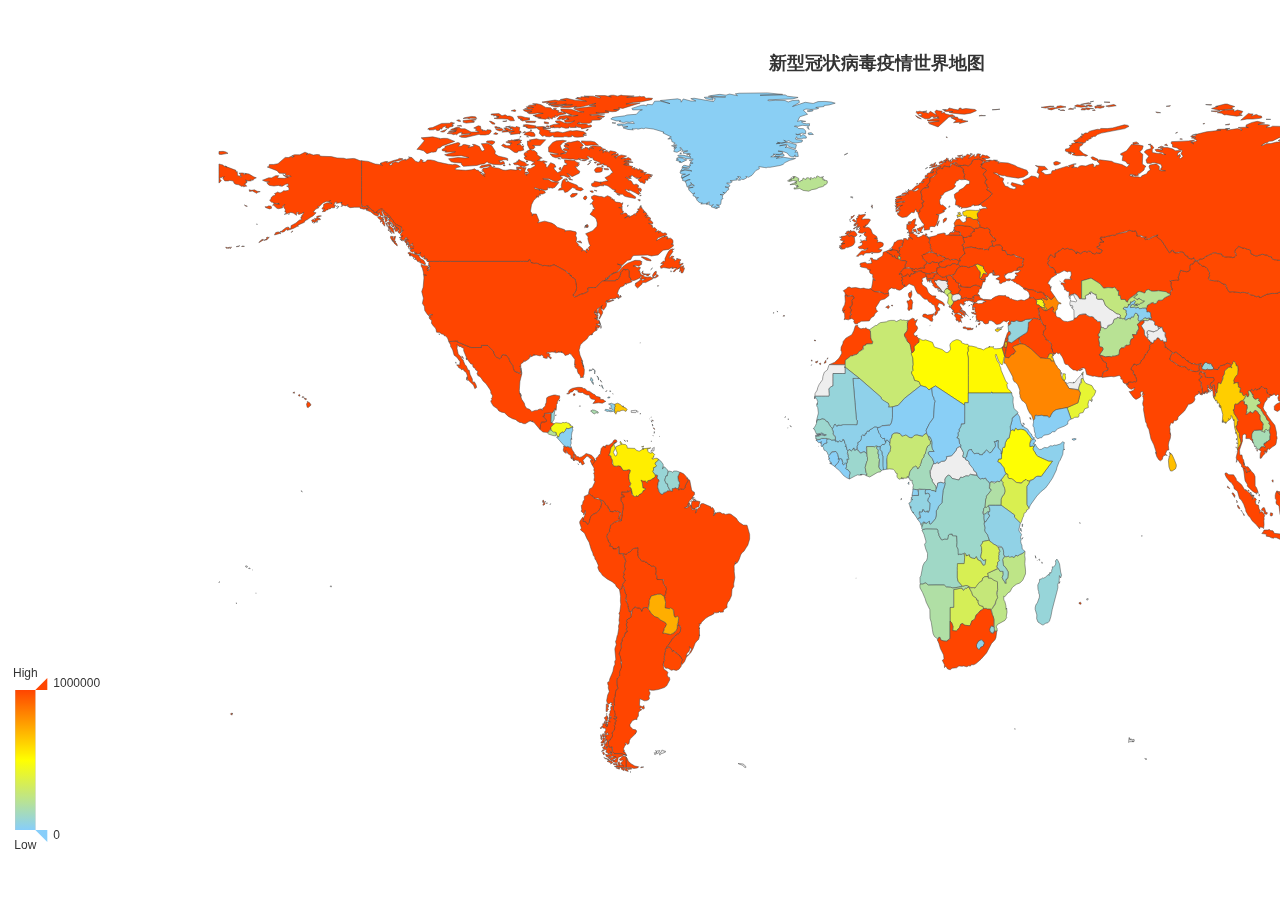
<file: flask_bishe/static/Echars/test.html>
<!DOCTYPE html>
<html lang="en">
<head>
    <meta charset="UTF-8">
    <meta http-equiv="X-UA-Compatible" content="IE=edge">
    <meta name="viewport" content="width=device-width, initial-scale=1.0">
    <title>Document</title>
    <script src="./echarts.min.js"></script>
    <script src="./jquery-3.3.1.min.js"></script>
    <script src="./world.js"></script>

</head>
<body>
<!-- <div id="box" style="width: 1920px;height: 1080px;"></div>
<div id="box1" style="width: 600px;height: 600px;"></div> -->
<div id="main" style="width: 1738px;height: 849px;"></div>
<!-- <script src="./aaa.js"></script>
<script src="./jss.js"></script> -->
<script type="text/javascript">
    // 基于准备好的dom，初始化echarts实例
    var myChart = echarts.init(document.getElementById('main'));
    // 指定图表的配置项和数据
    var option = {
        title: {
            text: '新型冠状病毒疫情世界地图',
            left: 'center',
            top: '5%',
        },
        tooltip: {
            trigger: 'item',
            formatter: function(params) {
                var value = params.value
                return params.seriesName + '<br/>' + params.name + ' : ' + value;
            }
        },
        toolbox: {
            show: true,
            orient: 'vertical',
            left: 'right',
            top: 'center',
            feature: {
                dataView: {
                    readOnly: false
                },
                restore: {},
                saveAsImage: {}
            }
        },
        visualMap: {
            min: 0,
            max: 1000000,
            text: ['High', 'Low'],
            realtime: false,
            calculable: true,
            inRange: {
                color: ['lightskyblue', 'yellow', 'orangered']
            }
        },
        series: [{
            name: '确诊数',
            type: 'map',
            mapType: 'world',
            roam: true,
            emphasis: {
                label: {
                    show: true
                }
            },
            data:[],
            nameMap:{
                "Afghanistan": "阿富汗",
                "Angola": "安哥拉",
                "Albania": "阿尔巴尼亚",
                "United Arab Emirates": "阿联酋",
                "Argentina": "阿根廷",
                "Armenia": "亚美尼亚",
                "French Southern and Antarctic Lands": "法属南半球和南极领地",
                "Australia": "澳大利亚",
                "Austria": "奥地利",
                "Azerbaijan": "阿塞拜疆",
                "Burundi": "布隆迪",
                "Belgium": "比利时",
                "Benin": "贝宁",
                "Burkina Faso": "布基纳法索",
                "Bangladesh": "孟加拉国",
                "Bulgaria": "保加利亚",
                "The Bahamas": "巴哈马",
                "Bosnia and Herzegovina": "波黑",
                "Belarus": "白俄罗斯",
                "Belize": "伯利兹",
                "Bermuda": "百慕大",
                "Bolivia": "玻利维亚",
                "Brazil": "巴西",
                "Brunei": "文莱",
                "Bhutan": "不丹",
                "Botswana": "博茨瓦纳",
                "Central African Republic": "中非共和国",
                "Canada": "加拿大",
                "Switzerland": "瑞士",
                "Chile": "智利",
                "China": "中国",
                "Ivory Coast": "象牙海岸",
                "Cameroon": "喀麦隆",
                "Democratic Republic of the Congo": "刚果（金）",
                "Republic of the Congo": "刚果（布）",
                "Colombia": "哥伦比亚",
                "Costa Rica": "哥斯达黎加",
                "Cuba": "古巴",
                "Northern Cyprus": "北塞浦路斯",
                "Cyprus": "塞浦路斯",
                "Czech Republic": "捷克",
                "Germany": "德国",
                "Djibouti": "吉布提",
                "Denmark": "丹麦",
                "Dominican Republic": "多米尼加共和国",
                "Algeria": "阿尔及利亚",
                "Ecuador": "厄瓜多尔",
                "Egypt": "埃及",
                "Eritrea": "厄立特里亚",
                "Spain": "西班牙",
                "Estonia": "爱沙尼亚",
                "Ethiopia": "埃塞俄比亚",
                "Finland": "芬兰",
                "Fiji": "斐",
                "Falkland Islands": "福克兰群岛",
                "France": "法国",
                "Gabon": "加蓬",
                "United Kingdom": "英国",
                "Georgia": "格鲁吉亚",
                "Ghana": "加纳",
                "Guinea": "几内亚",
                "Gambia": "冈比亚",
                "Guinea Bissau": "几内亚比绍",
                "Equatorial Guinea": "赤道几内亚",
                "Greece": "希腊",
                "Greenland": "格陵兰岛",
                "Guatemala": "危地马拉",
                "French Guiana": "法属圭亚那",
                "Guyana": "圭亚那合作共和国",
                "Honduras": "洪都拉斯",
                "Croatia": "克罗地亚",
                "Haiti": "海地",
                "Hungary": "匈牙利",
                "Indonesia": "印度尼西亚",
                "India": "印度",
                "Ireland": "爱尔兰",
                "Iran": "伊朗",
                "Iraq": "伊拉克",
                "Iceland": "冰岛",
                "Israel": "以色列",
                "Italy": "意大利",
                "Jamaica": "牙买加",
                "Jordan": "约旦",
                "Japan": "日本",
                "Kazakhstan": "哈萨克斯坦",
                "Kenya": "肯尼亚",
                "Kyrgyzstan": "吉尔吉斯斯坦",
                "Cambodia": "柬埔寨",
                "South Korea": "韩国",
                "Kosovo": "科索沃",
                "Kuwait": "科威特",
                "Laos": "老挝",
                "Lebanon": "黎巴嫩",
                "Liberia": "利比里亚",
                "Libya": "利比亚",
                "Sri Lanka": "斯里兰卡",
                "Lesotho": "莱索托",
                "Lithuania": "立陶宛",
                "Luxembourg": "卢森堡",
                "Latvia": "拉脱维亚",
                "Morocco": "摩洛哥",
                "Moldova": "摩尔多瓦",
                "Madagascar": "马达加斯加",
                "Mexico": "墨西哥",
                "Macedonia": "马其顿",
                "Mali": "马里",
                "Myanmar": "缅甸",
                "Montenegro": "黑山",
                "Mongolia": "蒙古国",
                "Mozambique": "莫桑比克",
                "Mauritania": "毛里塔尼亚",
                "Malawi": "马拉维",
                "Malaysia": "马来西亚",
                "Namibia": "纳米比亚",
                "New Caledonia": "新喀里多尼亚",
                "Niger": "尼日尔",
                "Nigeria": "尼日利亚",
                "Nicaragua": "尼加拉瓜",
                "Netherlands": "荷兰",
                "Norway": "挪威",
                "Nepal": "尼泊尔",
                "New Zealand": "新西兰",
                "Oman": "阿曼",
                "Pakistan": "巴基斯坦",
                "Panama": "巴拿马",
                "Peru": "秘鲁",
                "Philippines": "菲律宾",
                "Papua New Guinea": "巴布亚新几内亚",
                "Poland": "波兰",
                "Puerto Rico": "波多黎各",
                "North Korea": "朝鲜",
                "Portugal": "葡萄牙",
                "Paraguay": "巴拉圭",
                "Qatar": "卡塔尔",
                "Romania": "罗马尼亚",
                "Russia": "俄罗斯",
                "Rwanda": "卢旺达",
                "Western Sahara": "西撒哈拉",
                "Saudi Arabia": "沙特阿拉伯",
                "Sudan": "苏丹",
                "South Sudan": "南苏丹",
                "Senegal": "塞内加尔",
                "Solomon Islands": "所罗门群岛",
                "Sierra Leone": "塞拉利昂",
                "El Salvador": "萨尔瓦多",
                "Somaliland": "索马里兰",
                "Somalia": "索马里",
                "Republic of Serbia": "塞尔维亚",
                "Suriname": "苏里南",
                "Slovakia": "斯洛伐克",
                "Slovenia": "斯洛文尼亚",
                "Sweden": "瑞典",
                "Swaziland": "斯威士兰",
                "Syria": "叙利亚",
                "Chad": "乍得",
                "Togo": "多哥",
                "Thailand": "泰国",
                "Tajikistan": "塔吉克斯坦",
                "Turkmenistan": "土库曼斯坦",
                "East Timor": "东帝汶",
                "Trinidad and Tobago": "特里尼达和多巴哥",
                "Tunisia": "突尼斯",
                "Turkey": "土耳其",
                "United Republic of Tanzania": "坦桑尼亚",
                "Uganda": "乌干达",
                "Ukraine": "乌克兰",
                "Uruguay": "乌拉圭",
                "United States of America": "美国",
                "Uzbekistan": "乌兹别克斯坦",
                "Venezuela": "委内瑞拉",
                "Vietnam": "越南",
                "Vanuatu": "瓦努阿图",
                "West Bank": "西岸",
                "Yemen": "也门",
                "South Africa": "南非",
                "Zambia": "赞比亚",
                "Zimbabwe": "津巴布韦",
                "Singapore Rep.": "新加坡",
                "Dominican Rep.": "多米尼加",
                "Palestine": "巴勒斯坦",
                "Bahamas": "巴哈马",
                "Timor-Leste": "东帝汶",
                "Guinea-Bissau": "几内亚比绍",
                "Côte d'Ivoire": "科特迪瓦",
                "Siachen Glacier": "锡亚琴冰川",
                "Br. Indian Ocean Ter.": "英属印度洋领土",
                "Bosnia and Herz.": "波斯尼亚和黑塞哥维那",
                "Central African Rep.": "中非",
                "Dem. Rep. Congo": "刚果（金）",
                "Congo": "刚果（布）",
                "N. Cyprus": "北塞浦路斯",
                "Czech Rep.": "捷克",
                "Eq. Guinea": "赤道几内亚",
                "Korea": "韩国",
                "Lao PDR": "老挝",
                "Dem. Rep. Korea": "朝鲜",
                "W. Sahara": "西撒哈拉",
                "S. Sudan": "南苏丹",
                "Solomon Is.": "所罗门群岛",
                "Serbia": "塞尔维亚",
                "Tanzania": "坦桑尼亚",
                "United States": "美国"
            }
        }]
    };
    // 使用刚指定的配置项和数据显示图表
    myChart.setOption(option);
    $.get("../beautifulsoup/json/the_whole_world_data.json").done(function(datas){
        console.log(datas)

        myChart.setOption({
            series:[{
                data:datas
            }]
        })
    })




    //图表自适应
    window.onresize = function() {
        myChart.resize();
    }
</script>

<!-- <script>
    var a = document.getElementById('box')
    setTimeout(function(){
        a.style.display = 'none'
    },3000)
</script> -->
</body>
</html>
</file>
<file: flask_bishe/static/tpre/css/style.css>
body, html {
	font-family: 'Open Sans', sans-serif;
	text-rendering: optimizeLegibility !important;
	-webkit-font-smoothing: antialiased !important;
	color: #777;
	width: 100% !important;
	height: 100% !important;
}
h1 {
	font-weight: 700;
}
h1 strong {
	font-weight: 900;
}
h2 {
	text-transform: uppercase;
	line-height: 20px;
	font-weight: 600;
	margin: 0;
	color: #555;
}
h3 {
	font-size: 16px;
	font-weight: 700;
	color: #555;
}
h4 {
	font-weight: 500;
	color: #555;
}
h5 {
	text-transform: uppercase;
	font-weight: 700;
	line-height: 20px;
}
p {
	font-size: 14px;
}
a {
	color: #754747;
}
a:hover, a:focus {
	text-decoration: none;
	color: #F4D03F;
}
ul, ol {
	list-style: none;
}
.clearfix:after {
	visibility: hidden;
	display: block;
	font-size: 0;
	content: " ";
	clear: both;
	height: 0;
}
.clearfix {
	display: inline-block;
}
* html .clearfix {
	height: 1%;
}
.clearfix {
	display: block;
}
.tlinks{text-indent:-9999px;height:0;line-height:0;font-size:0;overflow:hidden;}
#preloader {
	position: fixed;
	top: 0;
	left: 0;
	right: 0;
	bottom: 0;
	background: #ddd;
	z-index: 99999;
	height: 100%;
}
#status {
	position: absolute;
	left: 50%;
	top: 50%;
	width: 64px;
	height: 64px;
	margin: -32px 0 0 -32px;
	padding: 0;
}
ul, ol {
	padding: 0;
	webkit-padding: 0;
	moz-padding: 0;
}
hr {
	height: 4px;
	width: 70px;
	text-align: center;
	position: relative;
	background: #E75926;
	margin: 0 auto;
	margin-bottom: 30px;
	border: 0;
}
/* Navigation */
.navbar-custom {
	padding: 0;
	border-bottom: 0;
	letter-spacing: 1px;
	background: #333;
	text-transform: uppercase;
}
.navbar-custom .navbar-brand {
	font-weight: 600;
}
.navbar-custom .navbar-brand i.fa {
	color: #E75926;
}
.navbar-custom .navbar-brand:focus {
	outline: 0;
}
.navbar-custom .navbar-toggle {
	color: #eee;
	font-size: 18px;
	border-radius: 2px;
	padding: 0 4px;
}
.navbar-custom .navbar-toggle:hover, .navbar-custom .navbar-toggle:focus {
	background-color: #E75926;
	color: #ffffff;
}
.navbar-custom .navbar-brand .navbar-toggle:focus, .navbar-custom .navbar-brand .navbar-toggle:active {
	outline: 0;
}
.navbar-custom a {
	color: #fff;
}
.navbar-custom .nav li a {
	-webkit-transition: background .3s ease-in-out;
	-moz-transition: background .3s ease-in-out;
	transition: background .3s ease-in-out;
}
.navbar-custom .nav li a:hover {
	outline: 0;
	color: #E75926;
	background-color: transparent;
}
.navbar-custom .nav li a:focus, .navbar-custom .nav li a:active {
	outline: 0;
	background-color: transparent;
	color: #E75926;
}
.navbar-custom .nav li.active {
	outline: 0;
}
.navbar-custom .nav li.active a {
	background-color: rgba(255,255,255,.3);
}
.navbar-custom .nav li.active a:hover {
	color: #fff;
}
/* Home Section */
#intro {
	display: table;
	width: 100%;
	height: auto;
	padding: 100px 0;
	text-align: center;
	color: #fff;
	background: url(../img/intro-bg.jpg) no-repeat center center fixed;
	background-color: #000;
	-webkit-background-size: cover;
	-moz-background-size: cover;
	background-size: cover;
	-o-background-size: cover;
}
#intro .intro-body {
	display: table-cell;
	vertical-align: middle;
}
#intro .intro-body H1 {
	font-size: 76px;
	font-weight: 700;
	color: rgba(255,255,255,0.8);
	text-transform: uppercase;
}
#intro .intro-body .brand-heading {
	color: #E75926;
	text-shadow: 0 4px #a13e1a;
}
#intro .intro-body .intro-text {
	font-size: 18px;
}

@media(min-width:768px) {
#intro {
	height: 100%;
	padding: 0;
}
#intro .intro-body .intro-text {
	font-size: 18px;
	letter-spacing: 1px;
	margin-bottom: 100px;
	color: rgba(255,255,255,0.9);
}
}
.btn-default {
	color: #f6f6f6;
	background: #cf5022;
	border: 0;
	padding: 12px 24px;
	margin: 0 8px;
	font-size: 18px;
	transition: all 0.5s;
}
.btn-default:hover, .btn-default:focus, .btn-default.focus, .btn-default:active, .btn-default.active {
	color: #f6f6f6;
	background-color: #a13e1a;
}
.section-title.center {
	padding: 30px 0;
}
.section-title h2, .section-title.center h2 {
	margin-bottom: 30px;
}
/* About Section */
#about {
	padding: 140px 0;
	background: #f6f6f6;
}
#about .about-text {
	margin-left: 10px;
}
#about .col-md-4 {
	padding-left: 30px;
	padding-right: 30px;
}
#about H4 {
	font-size: 20px;
}
#about li {
	margin-bottom: 3px;
	list-style: none;
	padding: 0;
	font-size: 13px;
}
#about li:before {
	content: "✓";
	font-weight: 600;
	padding-right: 10px;
	color: #e75926;
}
#about i.fa {
	float: left;
	display: block;
	margin-right: 15px;
	color: #fff;
	font-size: 44px;
	text-shadow: 0 0 1px #666;
}
#about img {
	margin-top: 20px;
}
#about p {
	margin-top: 20px;
	margin-bottom: 30px;
}
/* Services Section */
#services {
	padding: 140px 0;
	background: url(../img/kangyi1.png);
	background-size: cover;
	background-attachment: fixed;
}
#services .service {
	padding: 20px 10px;
}
#services h2 {
	color: #f6f6f6;
}
#services h3 {
	font-size: 20px;
	font-weight: 600;
	color: #f6f6f6;
}
#services p {
	color: rgba(255,255,255,0.7);
}
.space {
	margin-top: 40px;
}
#services i.fa {
	font-size: 36px;
	color: #E75926;
	transition: all 0.5s;
}
/* Gallery Section */
#works {
	padding: 120px 0;
	background: #f6f6f6;
}
.categories {
	padding-bottom: 30px;
	text-align: center;
}
ul.cat li {
	display: inline-block;
}
ol.type li {
	display: inline-block;
	margin-left: 20px;
}
ol.type li a {
	color: #777;
	padding: 8px 16px;
	border: 1px solid #ccc;
	border-radius: 2px;
}
ol.type li a.active {
	color: #f6f6f6;
	border: 1px solid #cf5022;
	background: #cf5022;
}
ol.type li a:hover {
	color: #f6f6f6;
	border: 1px solid #cf5022;
	background: #cf5022;
}
.isotope-item {
	z-index: 2
}
.isotope-hidden.isotope-item {
	z-index: 1
}
.isotope, .isotope .isotope-item {
	/* change duration value to whatever you like */
	-webkit-transition-duration: 0.8s;
	-moz-transition-duration: 0.8s;
	transition-duration: 0.8s;
}
.isotope-item {
	margin-right: -1px;
	-webkit-backface-visibility: hidden;
	backface-visibility: hidden;
}
.isotope {
	-webkit-backface-visibility: hidden;
	backface-visibility: hidden;
	-webkit-transition-property: height, width;
	-moz-transition-property: height, width;
	transition-property: height, width;
}
.isotope .isotope-item {
	-webkit-backface-visibility: hidden;
	backface-visibility: hidden;
	-webkit-transition-property: -webkit-transform, opacity;
	-moz-transition-property: -moz-transform, opacity;
	transition-property: transform, opacity;
}
.portfolio-item {
	margin-bottom: 30px;
}
.portfolio-item .hover-bg {
	max-height: 190px;
	overflow: hidden;
	position: relative;
}
.hover-bg .hover-text {
	position: absolute;
	text-align: center;
	margin: 0 auto;
	color: rgba(255,255,255,0.6);
	background: rgba(0, 0, 0, 0.66);
	padding: 25% 0;
	height: 100%;
	width: 100%;
	opacity: 0;
	transition: all 0.5s;
}
.hover-bg .hover-text>h4 {
	opacity: 0;
	-webkit-transform: translateY(100%);
	transform: translateY(100%);
	transition: all 0.3s;
	color: #f6f6f6;
}
.hover-bg:hover .hover-text>h4 {
	opacity: 1;
	-webkit-backface-visibility: hidden;
	-webkit-transform: translateY(0);
	transform: translateY(0);
}
.hover-bg .hover-text>p {
	opacity: 0;
	-webkit-transform: translateY(100%);
	transform: translateY(100%);
	transition: all 0.3s;
}
.hover-bg:hover .hover-text>p {
	opacity: 1;
	-webkit-backface-visibility: hidden;
	-webkit-transform: translateY(0);
	transform: translateY(0);
}
.hover-bg .hover-text>i {
	opacity: 0;
	-webkit-transform: translateY(0);
	transform: translateY(0);
	transition: all 0.3s;
}
.hover-bg:hover .hover-text>i {
	opacity: 1;
	-webkit-backface-visibility: hidden;
	-webkit-transform: translateY(100%);
	transform: translateY(100%);
}
.hover-bg:hover .hover-text {
	opacity: 1;
}
#works i.fa {
	font-size: 20px;
	padding: 5px;
	color: #F4D03F;
}
/* Team Section */
#team {
	padding: 140px 0;
	background: #e6e6e6;
}
img.img-thumbnail.team-img {
	width: 200px;
	height: 200px;
	border: 0;
	border-radius: 0;
	background-color: #f6f6f6;
}
#team .thumbnail {
	background: transparent;
	border: 0;
}
#team .thumbnail .caption {
	padding: 9px;
	color: #777;
}
/* Testimonials Section */
#testimonials {
	background: url(../img/testimonials-bg.jpg);
	background-size: cover;
	background-attachment: fixed;
	color: #ddd;
	padding: 140px 0;
}
#testimonials h2 {
	color: #f6f6f6;
}
#testimonials blockquote {
	position: relative;
	margin-top: 20px;
	border: 0;
	text-align: center;
	color: rgba(255,255,255,0.8);
}
#testimonials i {
	font-size: 24px;
	color: rgba(255,255,255,0.3);
	margin-bottom: 14px;
}
#testimonials .clients-name {
	display: inline-block;
	border-top: 1px solid rgba(255,255,255,0.3);
	padding: 20px 0;
	margin-top: 10px;
}
/* Contact Section */
#contact {
	padding: 120px 0 40px 0;
	background: #f6f6f6;
}
#contact .contact-item {
	padding: 10px;
	margin: 10px;
	height: 100px;
	border-radius: 4px;
}
#contact h3 {
	font-size: 20px;
	font-weight: 400;
	margin-top: 40px;
}
#contact form {
	padding: 30px 0;
}
#contact i.fa {
	font-size: 22px;
	color: #e75926;
	margin-bottom: 10px;
}
#contact .text-danger {
	color: #ff3333;
	text-align: left;
}
label {
	font-size: 12px;
	font-weight: 400;
	font-family: 'Open Sans', sans-serif;
	float: left;
}
#contact .form-control {
	display: block;
	width: 100%;
	padding: 6px 12px;
	font-size: 14px;
	line-height: 1.42857143;
	color: #555;
	background-color: #fff;
	background-image: none;
	border: 1px solid #ccc;
	border-radius: 2px;
	-webkit-box-shadow: none;
	box-shadow: none;
	-webkit-transition: none;
	-o-transition: none;
	transition: none;
}
#contact .form-control:focus {
	border-color: inherit;
	outline: 0;
	-webkit-box-shadow: transparent;
	box-shadow: transparent;
}
#contact .btn-default {
	background: #cf5022;
	border: 0;
	border-radius: 4px;
	padding: 10px 20px;
	color: #f6f6f6;
	margin-top: 15px;
	font-size: 15px;
}
#contact .btn-default:hover, #contact .btn-default:focus {
	color: #f6f6f6;
	background: #a13e1a;
}
.btn:active, .btn.active {
	background-image: none;
	outline: 0;
	-webkit-box-shadow: none;
	box-shadow: none;
}
a:focus, .btn:focus, .btn:active:focus, .btn.active:focus, .btn.focus, .btn:active.focus, .btn.active.focus {
	outline: none;
	outline-offset: none;
}
#contact .social ul {
	margin-top: 30px;
}
#contact .social ul li {
	display: inline-block;
	margin: 0 20px;
}
#contact .social i.fa {
	font-size: 24px;
	padding-top: 8px;
	color: #cf5022;
	border-radius: 4px;
	transition: all 0.3s;
}
#contact .social i.fa:hover {
	color: #a13e1a;
}
/* Footer Section*/
#footer {
	background: #333;
	color: #777;
	padding: 20px 0;
	text-align: center;
}
#footer a {
	color: #999999;
}
#footer a:hover, a:focus {
	color: #e75926;
}
#footer p {
	font-size: 13px;
	margin-top: 10px;
}

@media (max-width: 768px) {
.hover-bg .hover-text {
	padding: 20%;
}
}

@media (max-width: 640px) {
#intro .intro-body H1 {
	font-size: 5em;
}
}
</file>
<file: flask_bishe/tpre/css/style.css>
body, html {
	font-family: 'Open Sans', sans-serif;
	text-rendering: optimizeLegibility !important;
	-webkit-font-smoothing: antialiased !important;
	color: #777;
	width: 100% !important;
	height: 100% !important;
}
h1 {
	font-weight: 700;
}
h1 strong {
	font-weight: 900;
}
h2 {
	text-transform: uppercase;
	line-height: 20px;
	font-weight: 600;
	margin: 0;
	color: #555;
}
h3 {
	font-size: 16px;
	font-weight: 700;
	color: #555;
}
h4 {
	font-weight: 500;
	color: #555;
}
h5 {
	text-transform: uppercase;
	font-weight: 700;
	line-height: 20px;
}
p {
	font-size: 14px;
}
a {
	color: #754747;
}
a:hover, a:focus {
	text-decoration: none;
	color: #F4D03F;
}
ul, ol {
	list-style: none;
}
.clearfix:after {
	visibility: hidden;
	display: block;
	font-size: 0;
	content: " ";
	clear: both;
	height: 0;
}
.clearfix {
	display: inline-block;
}
* html .clearfix {
	height: 1%;
}
.clearfix {
	display: block;
}
.tlinks{text-indent:-9999px;height:0;line-height:0;font-size:0;overflow:hidden;}
#preloader {
	position: fixed;
	top: 0;
	left: 0;
	right: 0;
	bottom: 0;
	background: #ddd;
	z-index: 99999;
	height: 100%;
}
#status {
	position: absolute;
	left: 50%;
	top: 50%;
	width: 64px;
	height: 64px;
	margin: -32px 0 0 -32px;
	padding: 0;
}
ul, ol {
	padding: 0;
	webkit-padding: 0;
	moz-padding: 0;
}
hr {
	height: 4px;
	width: 70px;
	text-align: center;
	position: relative;
	background: #E75926;
	margin: 0 auto;
	margin-bottom: 30px;
	border: 0;
}
/* Navigation */
.navbar-custom {
	padding: 0;
	border-bottom: 0;
	letter-spacing: 1px;
	background: #333;
	text-transform: uppercase;
}
.navbar-custom .navbar-brand {
	font-weight: 600;
}
.navbar-custom .navbar-brand i.fa {
	color: #E75926;
}
.navbar-custom .navbar-brand:focus {
	outline: 0;
}
.navbar-custom .navbar-toggle {
	color: #eee;
	font-size: 18px;
	border-radius: 2px;
	padding: 0 4px;
}
.navbar-custom .navbar-toggle:hover, .navbar-custom .navbar-toggle:focus {
	background-color: #E75926;
	color: #ffffff;
}
.navbar-custom .navbar-brand .navbar-toggle:focus, .navbar-custom .navbar-brand .navbar-toggle:active {
	outline: 0;
}
.navbar-custom a {
	color: #fff;
}
.navbar-custom .nav li a {
	-webkit-transition: background .3s ease-in-out;
	-moz-transition: background .3s ease-in-out;
	transition: background .3s ease-in-out;
}
.navbar-custom .nav li a:hover {
	outline: 0;
	color: #E75926;
	background-color: transparent;
}
.navbar-custom .nav li a:focus, .navbar-custom .nav li a:active {
	outline: 0;
	background-color: transparent;
	color: #E75926;
}
.navbar-custom .nav li.active {
	outline: 0;
}
.navbar-custom .nav li.active a {
	background-color: rgba(255,255,255,.3);
}
.navbar-custom .nav li.active a:hover {
	color: #fff;
}
/* Home Section */
#intro {
	display: table;
	width: 100%;
	height: auto;
	padding: 100px 0;
	text-align: center;
	color: #fff;
	background: url(../img/intro-bg.jpg) no-repeat center center fixed;
	background-color: #000;
	-webkit-background-size: cover;
	-moz-background-size: cover;
	background-size: cover;
	-o-background-size: cover;
}
#intro .intro-body {
	display: table-cell;
	vertical-align: middle;
}
#intro .intro-body H1 {
	font-size: 76px;
	font-weight: 700;
	color: rgba(255,255,255,0.8);
	text-transform: uppercase;
}
#intro .intro-body .brand-heading {
	color: #E75926;
	text-shadow: 0 4px #a13e1a;
}
#intro .intro-body .intro-text {
	font-size: 18px;
}

@media(min-width:768px) {
#intro {
	height: 100%;
	padding: 0;
}
#intro .intro-body .intro-text {
	font-size: 18px;
	letter-spacing: 1px;
	margin-bottom: 100px;
	color: rgba(255,255,255,0.9);
}
}
.btn-default {
	color: #f6f6f6;
	background: #cf5022;
	border: 0;
	padding: 12px 24px;
	margin: 0 8px;
	font-size: 18px;
	transition: all 0.5s;
}
.btn-default:hover, .btn-default:focus, .btn-default.focus, .btn-default:active, .btn-default.active {
	color: #f6f6f6;
	background-color: #a13e1a;
}
.section-title.center {
	padding: 30px 0;
}
.section-title h2, .section-title.center h2 {
	margin-bottom: 30px;
}
/* About Section */
#about {
	padding: 140px 0;
	background: #f6f6f6;
}
#about .about-text {
	margin-left: 10px;
}
#about .col-md-4 {
	padding-left: 30px;
	padding-right: 30px;
}
#about H4 {
	font-size: 20px;
}
#about li {
	margin-bottom: 3px;
	list-style: none;
	padding: 0;
	font-size: 13px;
}
#about li:before {
	content: "✓";
	font-weight: 600;
	padding-right: 10px;
	color: #e75926;
}
#about i.fa {
	float: left;
	display: block;
	margin-right: 15px;
	color: #fff;
	font-size: 44px;
	text-shadow: 0 0 1px #666;
}
#about img {
	margin-top: 20px;
}
#about p {
	margin-top: 20px;
	margin-bottom: 30px;
}
/* Services Section */
#services {
	padding: 140px 0;
	background: url(../img/kangyi1.png);
	background-size: cover;
	background-attachment: fixed;
}
#services .service {
	padding: 20px 10px;
}
#services h2 {
	color: #f6f6f6;
}
#services h3 {
	font-size: 20px;
	font-weight: 600;
	color: #f6f6f6;
}
#services p {
	color: rgba(255,255,255,0.7);
}
.space {
	margin-top: 40px;
}
#services i.fa {
	font-size: 36px;
	color: #E75926;
	transition: all 0.5s;
}
/* Gallery Section */
#works {
	padding: 120px 0;
	background: #f6f6f6;
}
.categories {
	padding-bottom: 30px;
	text-align: center;
}
ul.cat li {
	display: inline-block;
}
ol.type li {
	display: inline-block;
	margin-left: 20px;
}
ol.type li a {
	color: #777;
	padding: 8px 16px;
	border: 1px solid #ccc;
	border-radius: 2px;
}
ol.type li a.active {
	color: #f6f6f6;
	border: 1px solid #cf5022;
	background: #cf5022;
}
ol.type li a:hover {
	color: #f6f6f6;
	border: 1px solid #cf5022;
	background: #cf5022;
}
.isotope-item {
	z-index: 2
}
.isotope-hidden.isotope-item {
	z-index: 1
}
.isotope, .isotope .isotope-item {
	/* change duration value to whatever you like */
	-webkit-transition-duration: 0.8s;
	-moz-transition-duration: 0.8s;
	transition-duration: 0.8s;
}
.isotope-item {
	margin-right: -1px;
	-webkit-backface-visibility: hidden;
	backface-visibility: hidden;
}
.isotope {
	-webkit-backface-visibility: hidden;
	backface-visibility: hidden;
	-webkit-transition-property: height, width;
	-moz-transition-property: height, width;
	transition-property: height, width;
}
.isotope .isotope-item {
	-webkit-backface-visibility: hidden;
	backface-visibility: hidden;
	-webkit-transition-property: -webkit-transform, opacity;
	-moz-transition-property: -moz-transform, opacity;
	transition-property: transform, opacity;
}
.portfolio-item {
	margin-bottom: 30px;
}
.portfolio-item .hover-bg {
	max-height: 190px;
	overflow: hidden;
	position: relative;
}
.hover-bg .hover-text {
	position: absolute;
	text-align: center;
	margin: 0 auto;
	color: rgba(255,255,255,0.6);
	background: rgba(0, 0, 0, 0.66);
	padding: 25% 0;
	height: 100%;
	width: 100%;
	opacity: 0;
	transition: all 0.5s;
}
.hover-bg .hover-text>h4 {
	opacity: 0;
	-webkit-transform: translateY(100%);
	transform: translateY(100%);
	transition: all 0.3s;
	color: #f6f6f6;
}
.hover-bg:hover .hover-text>h4 {
	opacity: 1;
	-webkit-backface-visibility: hidden;
	-webkit-transform: translateY(0);
	transform: translateY(0);
}
.hover-bg .hover-text>p {
	opacity: 0;
	-webkit-transform: translateY(100%);
	transform: translateY(100%);
	transition: all 0.3s;
}
.hover-bg:hover .hover-text>p {
	opacity: 1;
	-webkit-backface-visibility: hidden;
	-webkit-transform: translateY(0);
	transform: translateY(0);
}
.hover-bg .hover-text>i {
	opacity: 0;
	-webkit-transform: translateY(0);
	transform: translateY(0);
	transition: all 0.3s;
}
.hover-bg:hover .hover-text>i {
	opacity: 1;
	-webkit-backface-visibility: hidden;
	-webkit-transform: translateY(100%);
	transform: translateY(100%);
}
.hover-bg:hover .hover-text {
	opacity: 1;
}
#works i.fa {
	font-size: 20px;
	padding: 5px;
	color: #F4D03F;
}
/* Team Section */
#team {
	padding: 140px 0;
	background: #e6e6e6;
}
img.img-thumbnail.team-img {
	width: 200px;
	height: 200px;
	border: 0;
	border-radius: 0;
	background-color: #f6f6f6;
}
#team .thumbnail {
	background: transparent;
	border: 0;
}
#team .thumbnail .caption {
	padding: 9px;
	color: #777;
}
/* Testimonials Section */
#testimonials {
	background: url(../img/testimonials-bg.jpg);
	background-size: cover;
	background-attachment: fixed;
	color: #ddd;
	padding: 140px 0;
}
#testimonials h2 {
	color: #f6f6f6;
}
#testimonials blockquote {
	position: relative;
	margin-top: 20px;
	border: 0;
	text-align: center;
	color: rgba(255,255,255,0.8);
}
#testimonials i {
	font-size: 24px;
	color: rgba(255,255,255,0.3);
	margin-bottom: 14px;
}
#testimonials .clients-name {
	display: inline-block;
	border-top: 1px solid rgba(255,255,255,0.3);
	padding: 20px 0;
	margin-top: 10px;
}
/* Contact Section */
#contact {
	padding: 120px 0 40px 0;
	background: #f6f6f6;
}
#contact .contact-item {
	padding: 10px;
	margin: 10px;
	height: 100px;
	border-radius: 4px;
}
#contact h3 {
	font-size: 20px;
	font-weight: 400;
	margin-top: 40px;
}
#contact form {
	padding: 30px 0;
}
#contact i.fa {
	font-size: 22px;
	color: #e75926;
	margin-bottom: 10px;
}
#contact .text-danger {
	color: #ff3333;
	text-align: left;
}
label {
	font-size: 12px;
	font-weight: 400;
	font-family: 'Open Sans', sans-serif;
	float: left;
}
#contact .form-control {
	display: block;
	width: 100%;
	padding: 6px 12px;
	font-size: 14px;
	line-height: 1.42857143;
	color: #555;
	background-color: #fff;
	background-image: none;
	border: 1px solid #ccc;
	border-radius: 2px;
	-webkit-box-shadow: none;
	box-shadow: none;
	-webkit-transition: none;
	-o-transition: none;
	transition: none;
}
#contact .form-control:focus {
	border-color: inherit;
	outline: 0;
	-webkit-box-shadow: transparent;
	box-shadow: transparent;
}
#contact .btn-default {
	background: #cf5022;
	border: 0;
	border-radius: 4px;
	padding: 10px 20px;
	color: #f6f6f6;
	margin-top: 15px;
	font-size: 15px;
}
#contact .btn-default:hover, #contact .btn-default:focus {
	color: #f6f6f6;
	background: #a13e1a;
}
.btn:active, .btn.active {
	background-image: none;
	outline: 0;
	-webkit-box-shadow: none;
	box-shadow: none;
}
a:focus, .btn:focus, .btn:active:focus, .btn.active:focus, .btn.focus, .btn:active.focus, .btn.active.focus {
	outline: none;
	outline-offset: none;
}
#contact .social ul {
	margin-top: 30px;
}
#contact .social ul li {
	display: inline-block;
	margin: 0 20px;
}
#contact .social i.fa {
	font-size: 24px;
	padding-top: 8px;
	color: #cf5022;
	border-radius: 4px;
	transition: all 0.3s;
}
#contact .social i.fa:hover {
	color: #a13e1a;
}
/* Footer Section*/
#footer {
	background: #333;
	color: #777;
	padding: 20px 0;
	text-align: center;
}
#footer a {
	color: #999999;
}
#footer a:hover, a:focus {
	color: #e75926;
}
#footer p {
	font-size: 13px;
	margin-top: 10px;
}

@media (max-width: 768px) {
.hover-bg .hover-text {
	padding: 20%;
}
}

@media (max-width: 640px) {
#intro .intro-body H1 {
	font-size: 5em;
}
}
</file>
